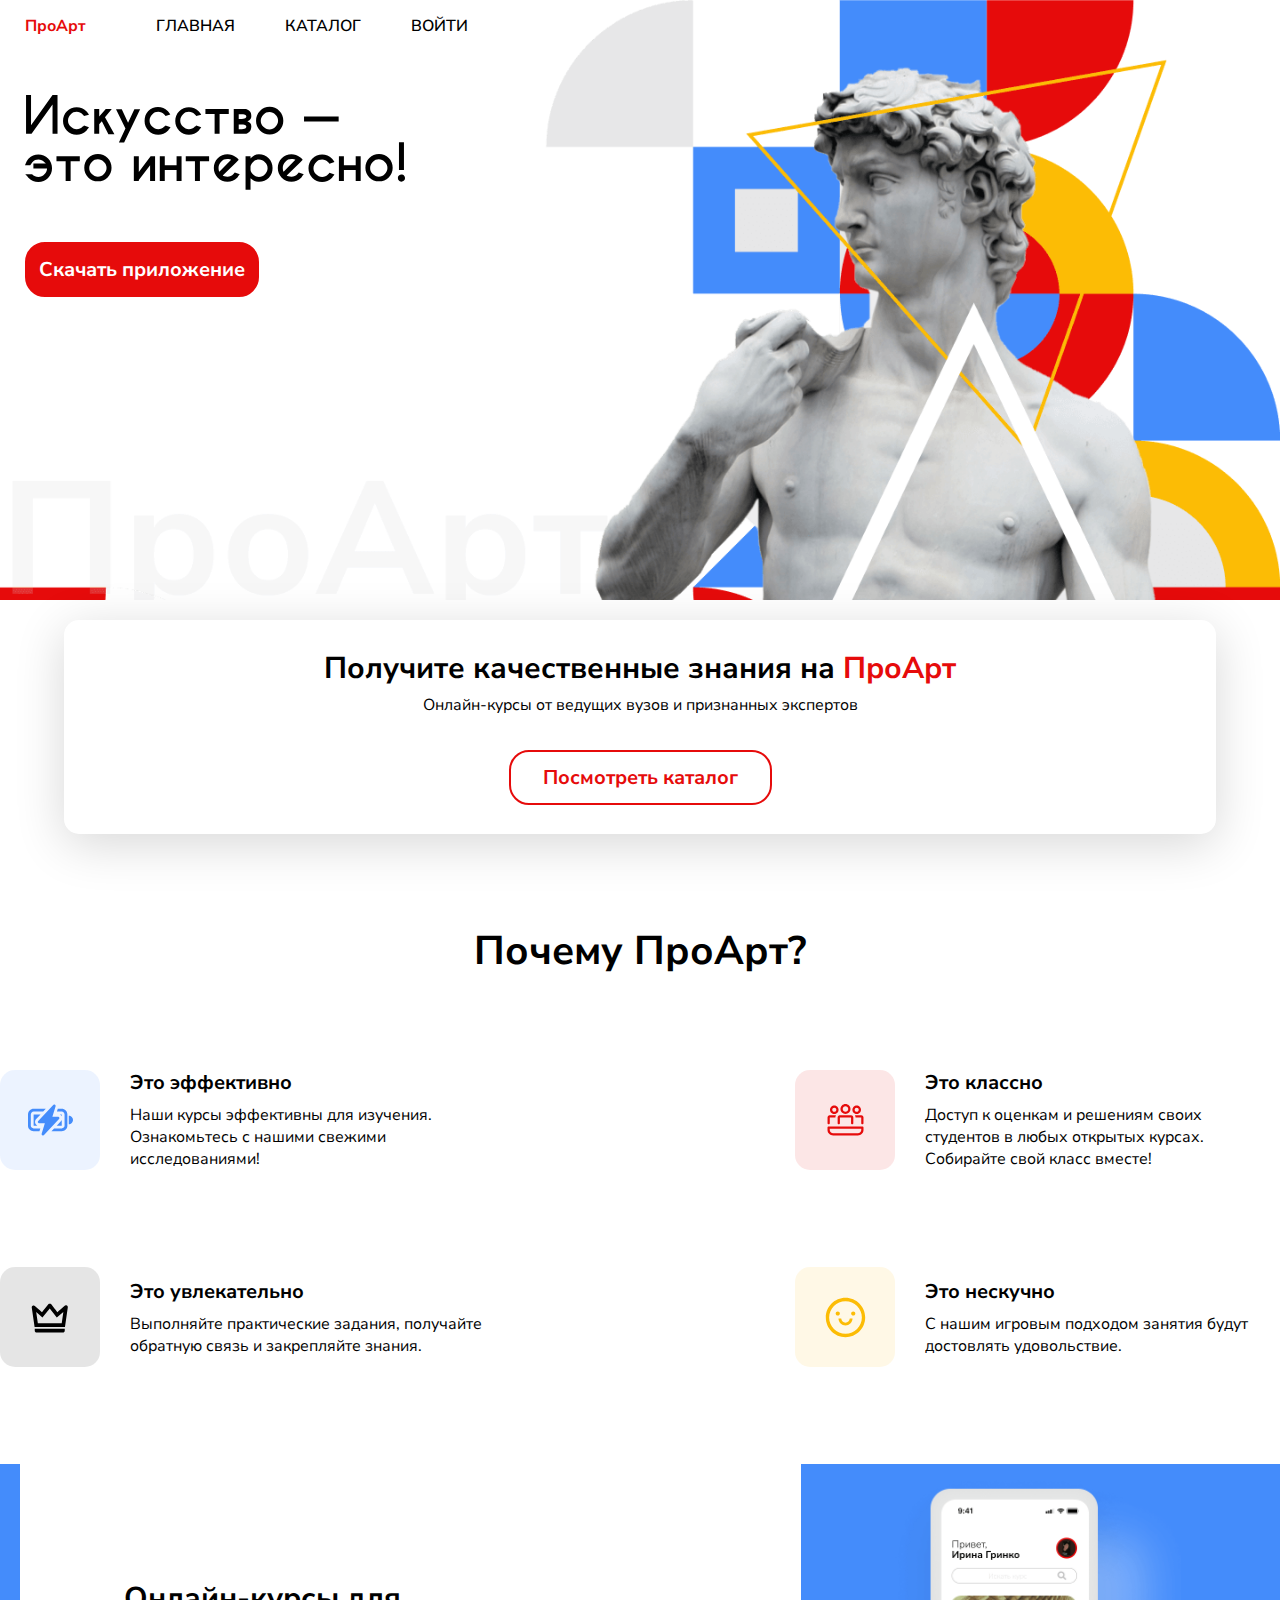
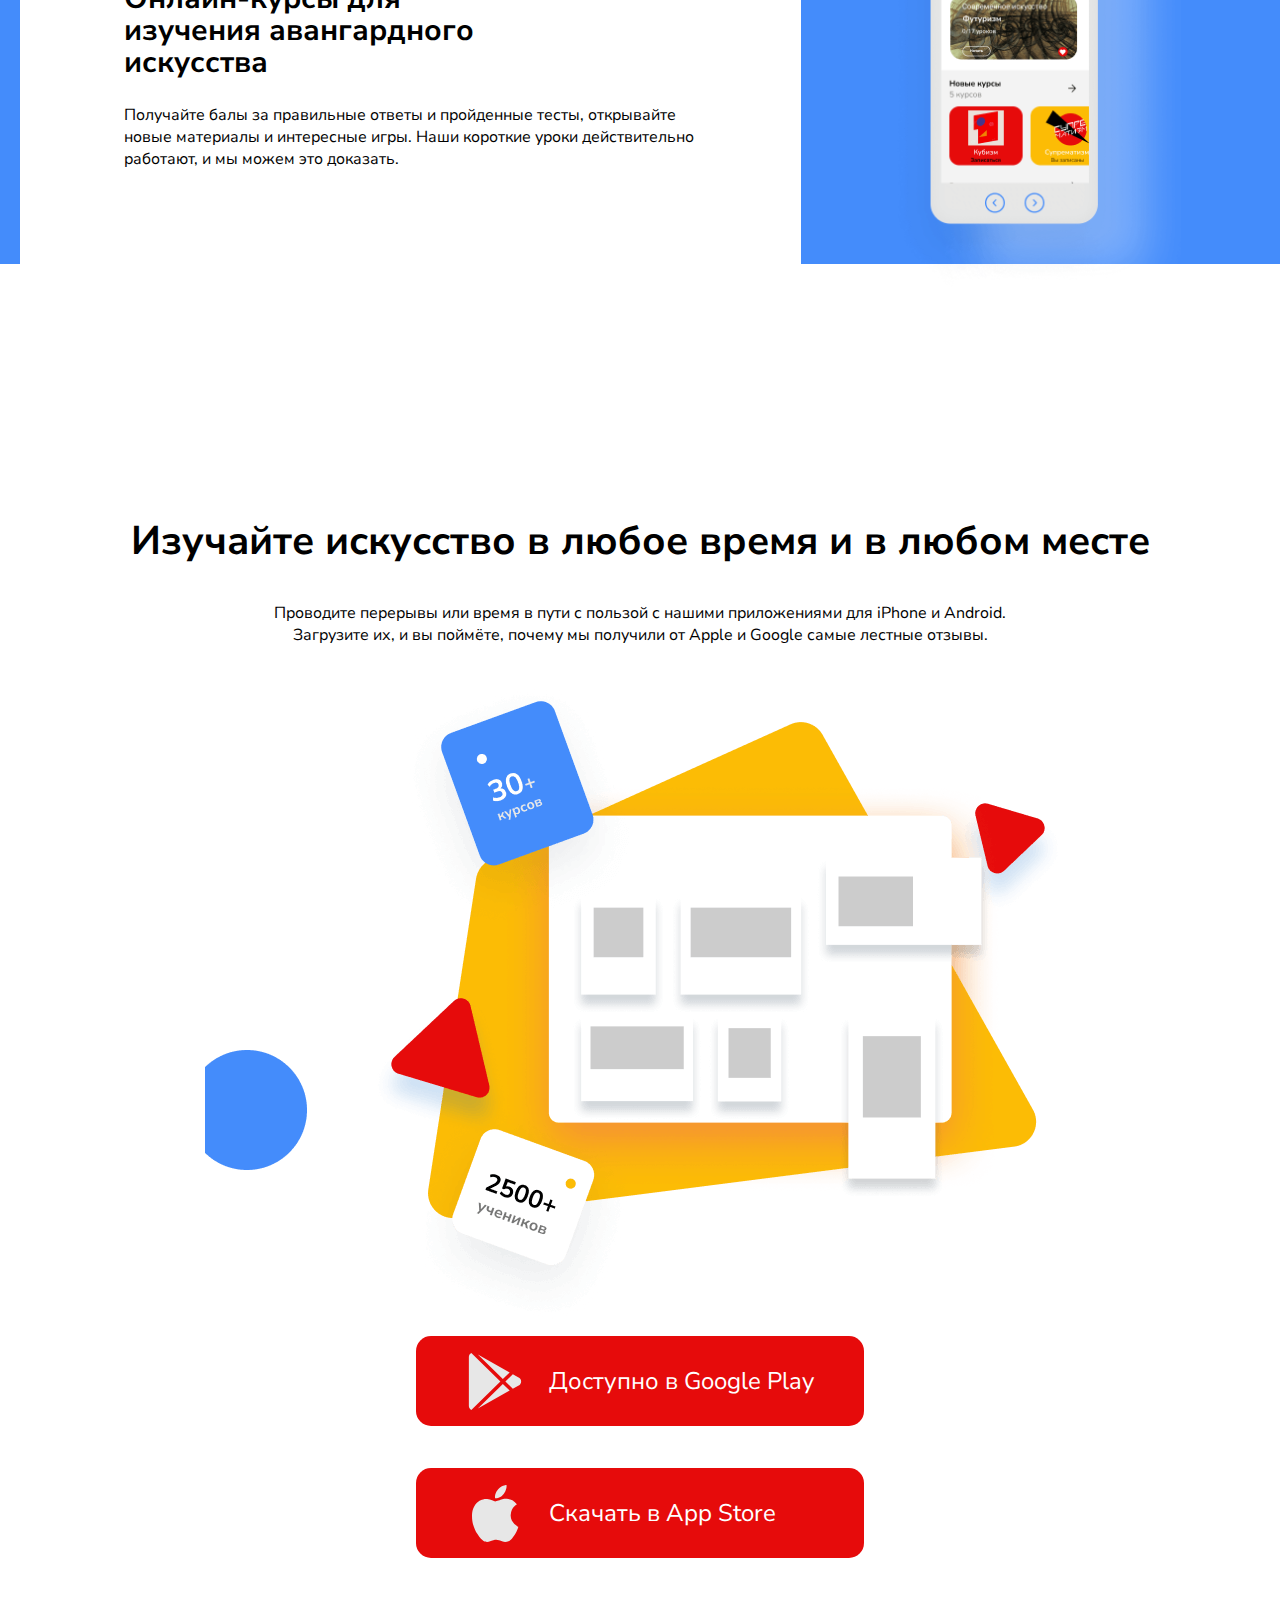
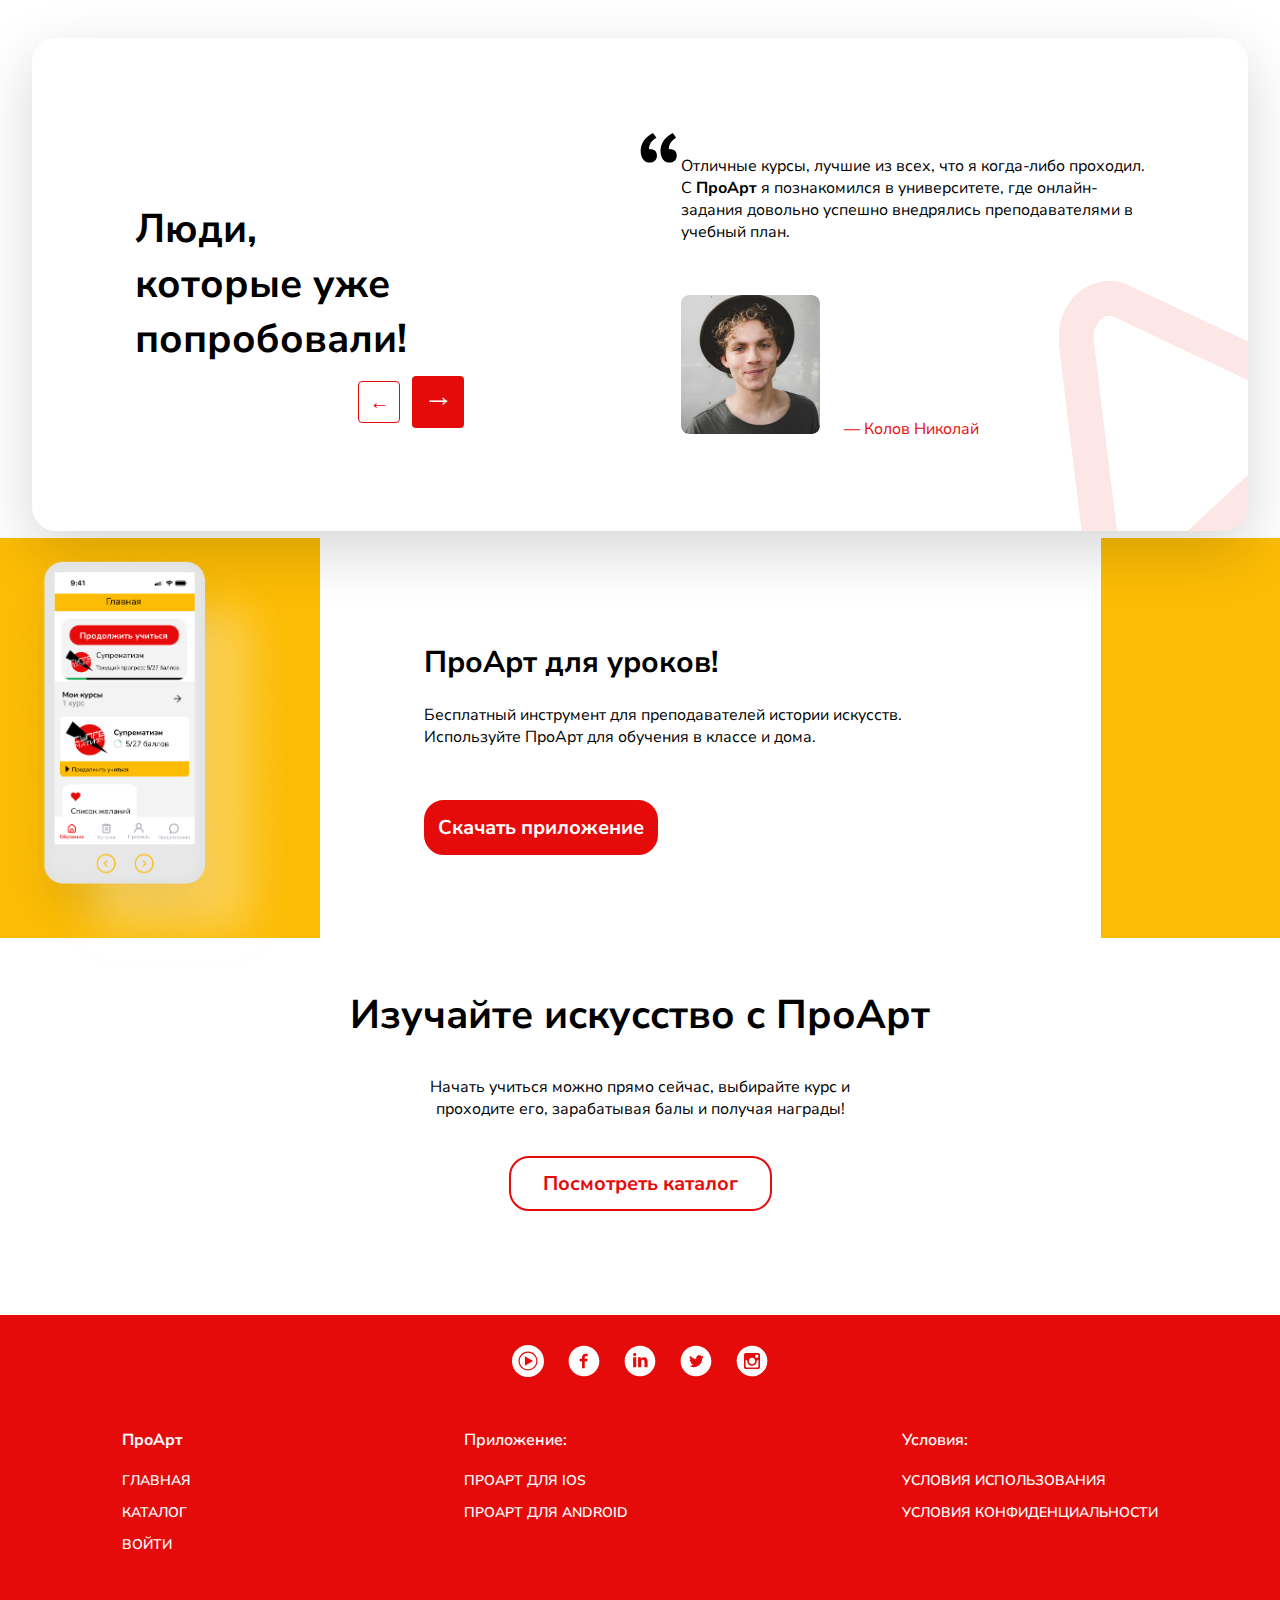
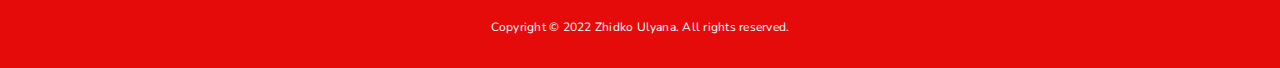
<file: index.html>
<!DOCTYPE html>
<html lang="ru">

<head>
    <meta charset="UTF-8">
    <meta http-equiv="X-UA-Compatible" content="IE=edge">
    <meta name="viewport" content="width=device-width, initial-scale=1.0">
    <title>ПроАрт — главная</title>


    <link rel="preconnect" href="https://fonts.googleapis.com">
    <link rel="preconnect" href="https://fonts.gstatic.com" crossorigin>
    <link href="https://fonts.googleapis.com/css2?family=Nunito+Sans:wght@300;400;600;700&display=swap" rel="stylesheet">

    <link rel="shortcut icon" href="static/img/icon.svg">

    <link rel="stylesheet" href="static/css/style.css">
    <link rel="stylesheet" href="static/css/mobNav.css">


</head>

<body>


    <!-- Mob Menu -->
    <nav class="mob-nav">
        <ul>
            <li class="nav-item active-icon">
                <a href="index.html" class="nav-icon">
                    <svg width="22" height="24" viewBox="0 0 22 24" xmlns="http://www.w3.org/2000/svg">
                        <path
                            d="M20.7777 7.22008L13.4445 0.915623C12.7722 0.325982 11.9019 0 11 0C10.0981 0 9.22786 0.325982 8.55561 0.915623L1.22233 7.22008C0.834116 7.56056 0.524323 7.97824 0.313579 8.44531C0.102835 8.91237 -0.00402421 9.41811 0.000115859 9.92884V20.4043C0.000115859 21.3579 0.386422 22.2725 1.07405 22.9468C1.76168 23.6212 2.6943 24 3.66676 24H18.3333C19.3058 24 20.2384 23.6212 20.926 22.9468C21.6137 22.2725 22 21.3579 22 20.4043V9.91685C22.0024 9.40814 21.8947 8.90471 21.684 8.43984C21.4733 7.97496 21.1644 7.55922 20.7777 7.22008V7.22008ZM13.4445 21.6029H8.55561V15.61C8.55561 15.2922 8.68438 14.9873 8.91359 14.7625C9.1428 14.5378 9.45367 14.4115 9.77782 14.4115H12.2223C12.5464 14.4115 12.8573 14.5378 13.0865 14.7625C13.3157 14.9873 13.4445 15.2922 13.4445 15.61V21.6029ZM19.5555 20.4043C19.5555 20.7222 19.4268 21.027 19.1976 21.2518C18.9683 21.4766 18.6575 21.6029 18.3333 21.6029H15.8889V15.61C15.8889 14.6564 15.5026 13.7418 14.815 13.0675C14.1273 12.3932 13.1947 12.0143 12.2223 12.0143H9.77782C8.80537 12.0143 7.87275 12.3932 7.18512 13.0675C6.49749 13.7418 6.11118 14.6564 6.11118 15.61V21.6029H3.66676C3.34261 21.6029 3.03173 21.4766 2.80252 21.2518C2.57331 21.027 2.44454 20.7222 2.44454 20.4043V9.91685C2.44476 9.74667 2.48193 9.57849 2.55359 9.4235C2.62524 9.2685 2.72972 9.13025 2.8601 9.01793L10.1934 2.72546C10.4164 2.5333 10.7032 2.42733 11 2.42733C11.2969 2.42733 11.5837 2.5333 11.8067 2.72546L19.14 9.01793C19.2704 9.13025 19.3748 9.2685 19.4465 9.4235C19.5181 9.57849 19.5553 9.74667 19.5555 9.91685V20.4043Z" />
                    </svg>

                </a>
                <p>Главная</p>
            </li>
            <li>
                <a href="templates/catalog.html" class="nav-icon">
                    <svg width="24" height="24" viewBox="0 0 19 21" xmlns="http://www.w3.org/2000/svg">
                        <path opacity="0.8"
                            d="M13.1367 12.8093H5.11538C4.84946 12.8093 4.59443 12.9139 4.40639 13.1C4.21836 13.2862 4.11272 13.5387 4.11272 13.802C4.11272 14.0652 4.21836 14.3177 4.40639 14.5039C4.59443 14.69 4.84946 14.7946 5.11538 14.7946H13.1367C13.4026 14.7946 13.6577 14.69 13.8457 14.5039C14.0337 14.3177 14.1394 14.0652 14.1394 13.802C14.1394 13.5387 14.0337 13.2862 13.8457 13.1C13.6577 12.9139 13.4026 12.8093 13.1367 12.8093ZM13.1367 8.83869H7.12072C6.85479 8.83869 6.59976 8.94327 6.41173 9.12943C6.22369 9.31559 6.11805 9.56807 6.11805 9.83134C6.11805 10.0946 6.22369 10.3471 6.41173 10.5332C6.59976 10.7194 6.85479 10.824 7.12072 10.824H13.1367C13.4026 10.824 13.6577 10.7194 13.8457 10.5332C14.0337 10.3471 14.1394 10.0946 14.1394 9.83134C14.1394 9.56807 14.0337 9.31559 13.8457 9.12943C13.6577 8.94327 13.4026 8.83869 13.1367 8.83869ZM17.1474 2.88277H14.1394V1.89011C14.1394 1.62685 14.0337 1.37436 13.8457 1.1882C13.6577 1.00204 13.4026 0.897461 13.1367 0.897461C12.8708 0.897461 12.6158 1.00204 12.4277 1.1882C12.2397 1.37436 12.1341 1.62685 12.1341 1.89011V2.88277H10.1287V1.89011C10.1287 1.62685 10.0231 1.37436 9.83504 1.1882C9.64701 1.00204 9.39197 0.897461 9.12605 0.897461C8.86013 0.897461 8.6051 1.00204 8.41706 1.1882C8.22902 1.37436 8.12338 1.62685 8.12338 1.89011V2.88277H6.11805V1.89011C6.11805 1.62685 6.01241 1.37436 5.82438 1.1882C5.63634 1.00204 5.38131 0.897461 5.11538 0.897461C4.84946 0.897461 4.59443 1.00204 4.40639 1.1882C4.21836 1.37436 4.11272 1.62685 4.11272 1.89011V2.88277H1.10472C0.838794 2.88277 0.583761 2.98735 0.395725 3.17351C0.207689 3.35967 0.102051 3.61215 0.102051 3.87542V17.7726C0.102051 18.5624 0.418964 19.3198 0.983074 19.8783C1.54718 20.4368 2.31228 20.7505 3.11005 20.7505H15.1421C15.9398 20.7505 16.7049 20.4368 17.269 19.8783C17.8331 19.3198 18.1501 18.5624 18.1501 17.7726V3.87542C18.1501 3.61215 18.0444 3.35967 17.8564 3.17351C17.6683 2.98735 17.4133 2.88277 17.1474 2.88277V2.88277ZM16.1447 17.7726C16.1447 18.0358 16.0391 18.2883 15.851 18.4745C15.663 18.6606 15.408 18.7652 15.1421 18.7652H3.11005C2.84413 18.7652 2.5891 18.6606 2.40106 18.4745C2.21302 18.2883 2.10738 18.0358 2.10738 17.7726V4.86807H4.11272V5.86073C4.11272 6.12399 4.21836 6.37648 4.40639 6.56264C4.59443 6.7488 4.84946 6.85338 5.11538 6.85338C5.38131 6.85338 5.63634 6.7488 5.82438 6.56264C6.01241 6.37648 6.11805 6.12399 6.11805 5.86073V4.86807H8.12338V5.86073C8.12338 6.12399 8.22902 6.37648 8.41706 6.56264C8.6051 6.7488 8.86013 6.85338 9.12605 6.85338C9.39197 6.85338 9.64701 6.7488 9.83504 6.56264C10.0231 6.37648 10.1287 6.12399 10.1287 5.86073V4.86807H12.1341V5.86073C12.1341 6.12399 12.2397 6.37648 12.4277 6.56264C12.6158 6.7488 12.8708 6.85338 13.1367 6.85338C13.4026 6.85338 13.6577 6.7488 13.8457 6.56264C14.0337 6.37648 14.1394 6.12399 14.1394 5.86073V4.86807H16.1447V17.7726Z" />
                    </svg>
                </a>
                <p>Каталог</p>
            </li>
            <li>
                <a href="templates/login.html" class="nav-icon">
                    <svg width="24" height="24" viewBox="0 0 21 22" xmlns="http://www.w3.org/2000/svg">
                        <path opacity="0.8"
                            d="M14.21 11.7096C15.1904 10.9383 15.906 9.88056 16.2572 8.68358C16.6085 7.4866 16.5779 6.2099 16.1698 5.0311C15.7617 3.85231 14.9963 2.83003 13.9801 2.10649C12.9639 1.38296 11.7474 0.994141 10.5 0.994141C9.25255 0.994141 8.03611 1.38296 7.01993 2.10649C6.00374 2.83003 5.23834 3.85231 4.83021 5.0311C4.42208 6.2099 4.39151 7.4866 4.74276 8.68358C5.09401 9.88056 5.80961 10.9383 6.79 11.7096C5.11007 12.3827 3.64428 13.499 2.54889 14.9396C1.45349 16.3801 0.76956 18.0909 0.569997 19.8896C0.555551 20.021 0.567113 20.1538 0.604022 20.2807C0.640931 20.4075 0.702464 20.5259 0.785108 20.629C0.952016 20.8371 1.19478 20.9705 1.46 20.9996C1.72521 21.0288 1.99116 20.9514 2.19932 20.7845C2.40749 20.6176 2.54082 20.3749 2.57 20.1096C2.78958 18.1548 3.72168 16.3494 5.18822 15.0384C6.65475 13.7274 8.5529 13.0027 10.52 13.0027C12.4871 13.0027 14.3852 13.7274 15.8518 15.0384C17.3183 16.3494 18.2504 18.1548 18.47 20.1096C18.4972 20.3554 18.6144 20.5823 18.7991 20.7467C18.9838 20.911 19.2228 21.0011 19.47 20.9996H19.58C19.8421 20.9695 20.0817 20.8369 20.2466 20.6309C20.4114 20.4248 20.4881 20.162 20.46 19.8996C20.2595 18.0958 19.5719 16.3806 18.4708 14.9378C17.3698 13.4951 15.8969 12.3791 14.21 11.7096ZM10.5 10.9996C9.70887 10.9996 8.93551 10.765 8.27772 10.3255C7.61992 9.88599 7.10723 9.26128 6.80448 8.53037C6.50173 7.79947 6.42251 6.9952 6.57686 6.21928C6.7312 5.44335 7.11216 4.73062 7.67157 4.17121C8.23098 3.6118 8.94371 3.23084 9.71964 3.0765C10.4956 2.92215 11.2998 3.00137 12.0307 3.30412C12.7616 3.60687 13.3864 4.11956 13.8259 4.77736C14.2654 5.43515 14.5 6.20851 14.5 6.99964C14.5 8.0605 14.0786 9.07792 13.3284 9.82806C12.5783 10.5782 11.5609 10.9996 10.5 10.9996Z" />
                    </svg>

                </a>
                <p>Войти</p>
            </li>
            <li>
                <a href="#" class="nav-icon">
                    <svg width="24" height="24" viewBox="0 0 21 20" xmlns="http://www.w3.org/2000/svg">
                        <path opacity="0.8"
                            d="M11.0001 0C9.68689 0 8.38653 0.258658 7.17328 0.761205C5.96002 1.26375 4.85763 2.00035 3.92904 2.92893C2.05368 4.8043 1.00011 7.34784 1.00011 10C0.991368 12.3091 1.7909 14.5485 3.26011 16.33L1.26011 18.33C1.12135 18.4706 1.02736 18.6492 0.989982 18.8432C0.952608 19.0372 0.973531 19.2379 1.05011 19.42C1.13317 19.5999 1.26781 19.7511 1.43696 19.8544C1.6061 19.9577 1.80211 20.0083 2.00011 20H11.0001C13.6523 20 16.1958 18.9464 18.0712 17.0711C19.9465 15.1957 21.0001 12.6522 21.0001 10C21.0001 7.34784 19.9465 4.8043 18.0712 2.92893C16.1958 1.05357 13.6523 0 11.0001 0ZM11.0001 18H4.41011L5.34011 17.07C5.52636 16.8826 5.6309 16.6292 5.6309 16.365C5.6309 16.1008 5.52636 15.8474 5.34011 15.66C4.0307 14.352 3.21528 12.6305 3.0328 10.7888C2.85032 8.94705 3.31205 7.09901 4.33934 5.55952C5.36662 4.02004 6.8959 2.88436 8.66663 2.34597C10.4374 1.80759 12.34 1.8998 14.0503 2.60691C15.7607 3.31402 17.173 4.59227 18.0465 6.22389C18.9201 7.85551 19.201 9.73954 18.8412 11.555C18.4815 13.3705 17.5034 15.005 16.0736 16.1802C14.6439 17.3554 12.8509 17.9985 11.0001 18Z" />
                    </svg>

                </a>
                <p>Уведомления</p>
            </li>
        </ul>
    </nav>


    <section class="header">

        <div class="header-menu">
            <div class="header-logo">
                <a href="index.html">ПроАрт</a>
            </div>

            <div class="header-nav">
                <nav class="main-nav">
                    <a href="index.html" class="main-nav__link">главная</a>
                    <a href="templates/catalog.html" class="main-nav__link">каталог</a>
                    <a href="templates/login.html" class="main-nav__link">войти</a>
                </nav>
            </div>
        </div>

        <div class="header-title">
            <img class="header-logo-img" src="static/img/main-text.svg" alt="Искусство это интересно">
            <a class="btn-long" href="#download">Скачать приложение</a>
        </div>

    </section>

    <div class="main-card">
        <h3 class="main-card-title">Получите качественные знания на <span>ПроАрт</span></h3>
        <h4 class="main-card-desc main-desc">Онлайн-курсы от ведущих вузов и&nbsp;признанных экспертов</h4>

        <a href="templates/catalog.html" class="btn-small">Посмотреть каталог</a>
    </div>

    <section class="advantage">
        <div class="container">
            <h2 class="advantage__title main-title">Почему ПроАрт?</h2>

            <div class="advantage__block">
                <div class="advantage__card">
                    <div class="advantage__card-square effective">
                        <img class="advantage__card-icon" src="static/img/card-icon/effective.svg" alt="иконка">
                    </div>

                    <div class="advantage__card-text">
                        <h3 class="advantage__card-title">Это эффективно</h3>
                        <p class="advantage__card-desc main-desc">Наши курсы эффективны для изучения. Ознакомьтесь с нашими свежими исследованиями!</p>
                    </div>
                </div>

                <div class="advantage__card">
                    <div class="advantage__card-square cool">
                        <img class="advantage__card-icon" src="static/img/card-icon/cool.svg" alt="иконка">
                    </div>

                    <div class="advantage__card-text">
                        <h3 class="advantage__card-title">Это классно</h3>
                        <p class="advantage__card-desc main-desc">Доступ к оценкам и решениям своих студентов в любых открытых курсах. Собирайте свой класс вместе!</p>
                    </div>
                </div>

                <div class="advantage__card">
                    <div class="advantage__card-square interesting">
                        <img class="advantage__card-icon" src="static/img/card-icon/intresting.svg" alt="иконка">
                    </div>

                    <div class="advantage__card-text">
                        <h3 class="advantage__card-title">Это увлекательно</h3>
                        <p class="advantage__card-desc main-desc">Выполняйте практические задания, получайте обратную связь и закрепляйте знания.</p>
                    </div>
                </div>

                <div class="advantage__card">
                    <div class="advantage__card-square no-boring">
                        <img class="advantage__card-icon" src="static/img/card-icon/no_boring.svg" alt="иконка">
                    </div>

                    <div class="advantage__card-text">
                        <h3 class="advantage__card-title">Это нескучно</h3>
                        <p class="advantage__card-desc main-desc">С нашим игровым подходом занятия будут достовлять удовольствие.
                        </p>
                    </div>
                </div>
            </div>
        </div>
    </section>

    <section class="courses-banner">
        <div class="courses-banner__block">
            <div class="courses-banner__block-text">
                <h2 class="courses-banner__block__title main-title">Онлайн-курсы для изучения авангардного искусства
                </h2>
                <p class="courses-banner__block__desc main-desc">
                    Получайте балы за правильные ответы и пройденные тесты, открывайте новые материалы и интересные игры. Наши короткие уроки действительно работают, и мы можем это доказать.
                </p>
            </div>
        </div>
        <div class="courses-banner__block-img">
            <img class="courses-banner__img" src="static/img/courses.png" alt="скрин экрана телефона">
        </div>
    </section>

    <section class="download">
        <div class="download__block-text">
            <h2 class="download__title main-title">Изучайте искусство в любое время и в любом месте</h2>
            <p class="download__desc main-desc">
                Проводите перерывы или время в пути с пользой с нашими приложениями для iPhone и Android.
            </p>
            <p class="download__desc main-desc"> Загрузите их, и вы поймёте, почему мы получили от Apple и Google самые лестные отзывы.
            </p>
        </div>

        <div class="download__block" id="download">
            <img class="download__block-img" src="static/img/download_img.png" alt="картинка">

            <div class="download__block__buttons">
                <div class="download__block__item download-google">
                    <a class="download__block__link" href="#">
                        <img class="download__block__link-img" src="static/img/google-play.svg" alt="иконка google-play">
                        <p class="download__block__link-text">Доступно в Google Play</p>
                    </a>
                </div>

                <div class="circle-img"></div>
                <div class="download__block__item download-apple">
                    <a class="download__block__link" href="#">
                        <img class="download__block__link-img" src="static/img/apple.svg" alt="иконка apple">
                        <p class="download__block__link-text">Скачать в App Store</p>
                    </a>
                </div>
            </div>
        </div>
    </section>

    <section class="reviews slider">
        <div class="circle-img reviews__circle-img"></div>

        <div class="item">
            <div class="reviews-block">
                <div class="reviews-left">
                    <h2 class="reviews__title main-title">Люди, которые уже попробовали!</h2>
                </div>

                <div class="reviews-right">
                    <div class="reviews-right__block">
                        <img class="reviews-right__img" src="static/img/quote.svg" alt="кавычки">
                        <div class="reviews-right__text">
                            <p class="reviews-right__desc main-desc">
                                Отличные курсы, лучшие из всех, что я когда-либо проходил. С <b>ПроАрт</b> я познакомился в университете, где онлайн-задания довольно успешно внедрялись преподавателями в учебный план.
                            </p>
                            <div class="reviews-right__author">
                                <img class="reviews-right__avatar" src="static/img/review-1.jpg" alt="фото пользователя">
                                <span class="author-name main-desc">— Колов Николай</span>
                            </div>
                        </div>
                    </div>
                </div>
            </div>
        </div>

        <div class="item">
            <div class="reviews-block">
                <div class="reviews-left">
                    <h2 class="reviews__title main-title">Люди, которые уже попробовали!</h2>
                </div>

                <div class="reviews-right">
                    <div class="reviews-right__block">
                        <img class="reviews-right__img" src="static/img/quote.svg" alt="кавычки">
                        <div class="reviews-right__text">
                            <p class="reviews-right__desc main-desc">
                                Очень удобно и интересно проходить уроки. В любое удобное время можно зайти и продолжить изучения. Очень понравился курс "Супрематизм"
                            </p>
                            <div class="reviews-right__author">
                                <img class="reviews-right__avatar" src="static/img/review-2.jpg" alt="фото пользователя">
                                <span class="author-name main-desc">— Ольга Муровва</span>
                            </div>
                        </div>
                    </div>
                </div>
            </div>
        </div>

        <div class="reviews__btn">
            <a class="slider-btn previous" onclick="previousSlide()">←</a>
            <a class="slider-btn next" onclick="nextSlide()">→</a>
        </div>
    </section>

    <section class="lessons-banner">
        <div class="lessons-banner__block-img">
            <img class="lessons-banner__img" src="static/img/lessons.png" alt="скрин экрана телефона">
        </div>

        <div class="lessons-banner__block">
            <div class="lessons-banner__block-text">
                <h2 class="lessons-banner__block__title main-title">ПроАрт для уроков!</h2>
                <p class="lessons-banner__block__desc main-desc">
                    Бесплатный инструмент для преподавателей истории искусств. Используйте ПроАрт для обучения в классе и дома.
                </p>
                <button class="btn-long">Скачать приложение</button>
            </div>
        </div>
    </section>

    <section class="promo-widget">
        <h2 class="promo-widget__title main-title">Изучайте искусство с&nbsp;ПроАрт</h2>
        <p class="promo-widget__desc main-desc">
            Начать учиться можно прямо сейчас, выбирайте курс и проходите его, зарабатывая балы и получая награды!
        </p>

        <a href="templates/catalog.html" class="btn-small">Посмотреть каталог</a>
    </section>

    <section class="footer">
        <div class="footer-container">
            <div class="footer__items__wrap">
                <div class="footer__item">
                    <div class="item-name">
                        <a href="index.html" class="item-name-link footer-logo">ПроАрт</a>
                    </div>
                    <div class="item-source">
                        <a href="index.html" class="item-link">Главная</a>
                        <a href="templates/catalog.html" class="item-link">Каталог</a>
                        <a href="templates/login.html" class="item-link">Войти</a>
                    </div>
                </div>

                <div class="footer__item">
                    <div class="item-name">
                        <span class="item-name-link">Приложение:</span>
                    </div>
                    <div class="item-source">
                        <a href="#" class="item-link">ПроАрт для iOS</a>
                        <a href="#" class="item-link">Проарт для Android</a>
                    </div>
                </div>

                <div class="footer__item">
                    <div class="item-name">
                        <span class="item-name-link">Условия:</span>
                    </div>
                    <div class="item-source">
                        <a href="#" class="item-link">Условия использования</a>
                        <a href="#" class="item-link">Условия Конфиденциальности</a>
                    </div>
                </div>
            </div>

            <div class="footer__item">
                <div class="footer-social">
                    <a href="#" class="social-link"><img src="static/img/footer-icon/youtube.svg" alt="иконка youtube"></a>
                    <a href="#" class="social-link"><img src="static/img/footer-icon/facebook.svg" alt="иконка facebook"></a>
                    <a href="#" class="social-link"><img src="static/img/footer-icon/linkedin.svg" alt="иконка linkedin"></a>
                    <a href="#" class="social-link"><img src="static/img/footer-icon/twitter.svg" alt="иконка twitter"></a>
                    <a href="#" class="social-link"><img src="static/img/footer-icon/instagram.svg" alt="иконка instagram"></a>
                </div>
            </div>
        </div>


        <div class="copyright">
            <p class="copyright-text">Copyright © 2022 Zhidko Ulyana. All rights reserved.</p>
        </div>
    </section>


    <script src="static/js/reviewSlider.js"></script>
</body>

</html>
</file>
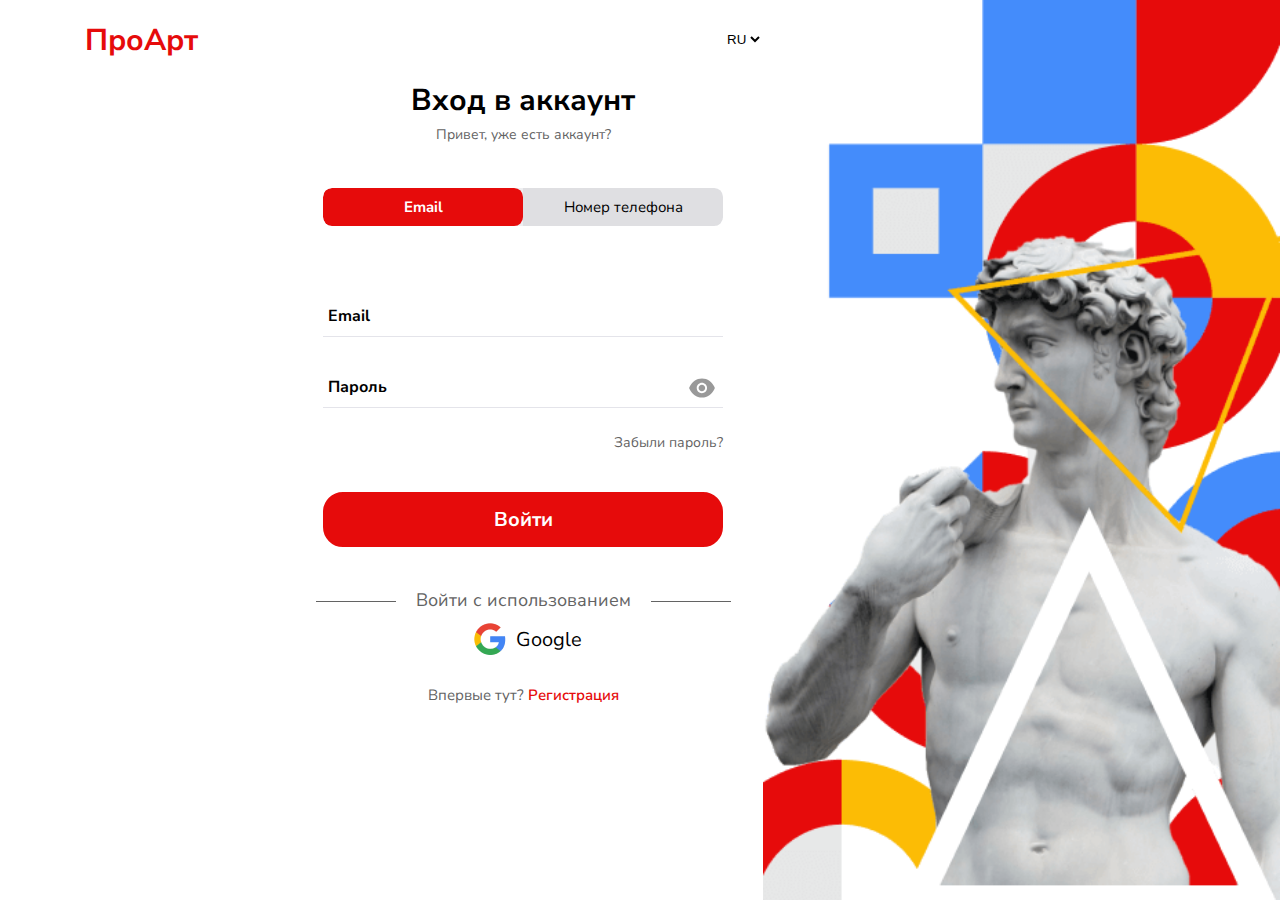
<file: login.html>
<!DOCTYPE html>
<html lang="ru">

<head>
    <meta charset="UTF-8">
    <meta http-equiv="X-UA-Compatible" content="IE=edge">
    <meta name="viewport" content="width=device-width, initial-scale=1.0">
    <title>ПроАрт</title>


    <link rel="preconnect" href="https://fonts.googleapis.com">
    <link rel="preconnect" href="https://fonts.gstatic.com" crossorigin>
    <link href="https://fonts.googleapis.com/css2?family=Nunito+Sans:wght@300;400;600;700&display=swap" rel="stylesheet">


    <link rel="stylesheet" href="css/login.css">

    <link rel="shortcut icon" href="img/icon.svg">

</head>

<body>


    <section class="main login">
        <div class="header-logo">
            <a href="index.html">ПроАрт</a>
        </div>

        <div class="main-right">
            <div class="right-header">
                <div class="right-header__text">
                    <h1 class="right-header-title">Вход в аккаунт</h1>
                    <p class="right-header-subtitle">Привет, уже есть аккаунт?</p>
                </div>
            </div>

            <div class="wrapper">

                <div class="tab">
                    <button class="tablinks" onclick="openTab(event, 'Email')" id="defaultOpen">Email</button>
                    <button class="tablinks" onclick="openTab(event, 'Phone')">Номер телефона</button>
                </div>

                <div id="Email" class="tabcontent">
                    <div class="center">
                        <form method="post">
                            <div class="txt-field">
                                <input type="text" required>
                                <span></span>
                                <label>Email</label>
                            </div>
                            <div class="txt-field password">
                                <input type="password" id="password-input" name="password" required>
                                <a href="#" class="password-control" onclick="return show_hide_password(this);"></a>
                                <span></span>
                                <label>Пароль</label>
                            </div>
                            <div class="pass">Забыли пароль?</div>
                            <input type="submit" value="Войти">

                        </form>
                    </div>
                </div>

                <div id="Phone" class="tabcontent">
                    <div class="center">
                        <form method="post">
                            <div class="txt-field">
                                <input type="tel" required>
                                <span></span>
                                <label>Номер телефона</label>
                            </div>

                            <input type="submit" value="Войти">
                        </form>
                    </div>
                </div>

            </div>

            <div class="login-with">
                <p class="login-with-subtitle">Войти с использованием</p>

                <a href="" class="google-btn">

                    <img src="img/google_btn.png" alt="Google"> Google
                </a>
            </div>

            <div class="change-page">
                <p class="change_text">Впервые тут?
                    <a href="registration.html" class="change_link">Регистрация</a>
                </p>
            </div>

        </div>

        <div class="lang-dropdown">
            <select class="change-lang" id="lang">
                <option value="/ru/">RU</option>
                <option value="/en/">EN</option>
            </select>
        </div>

        <div class="main-photo"> </div>

    </section>



    <script src="js/login.js"></script>
</body>

</html>
</file>
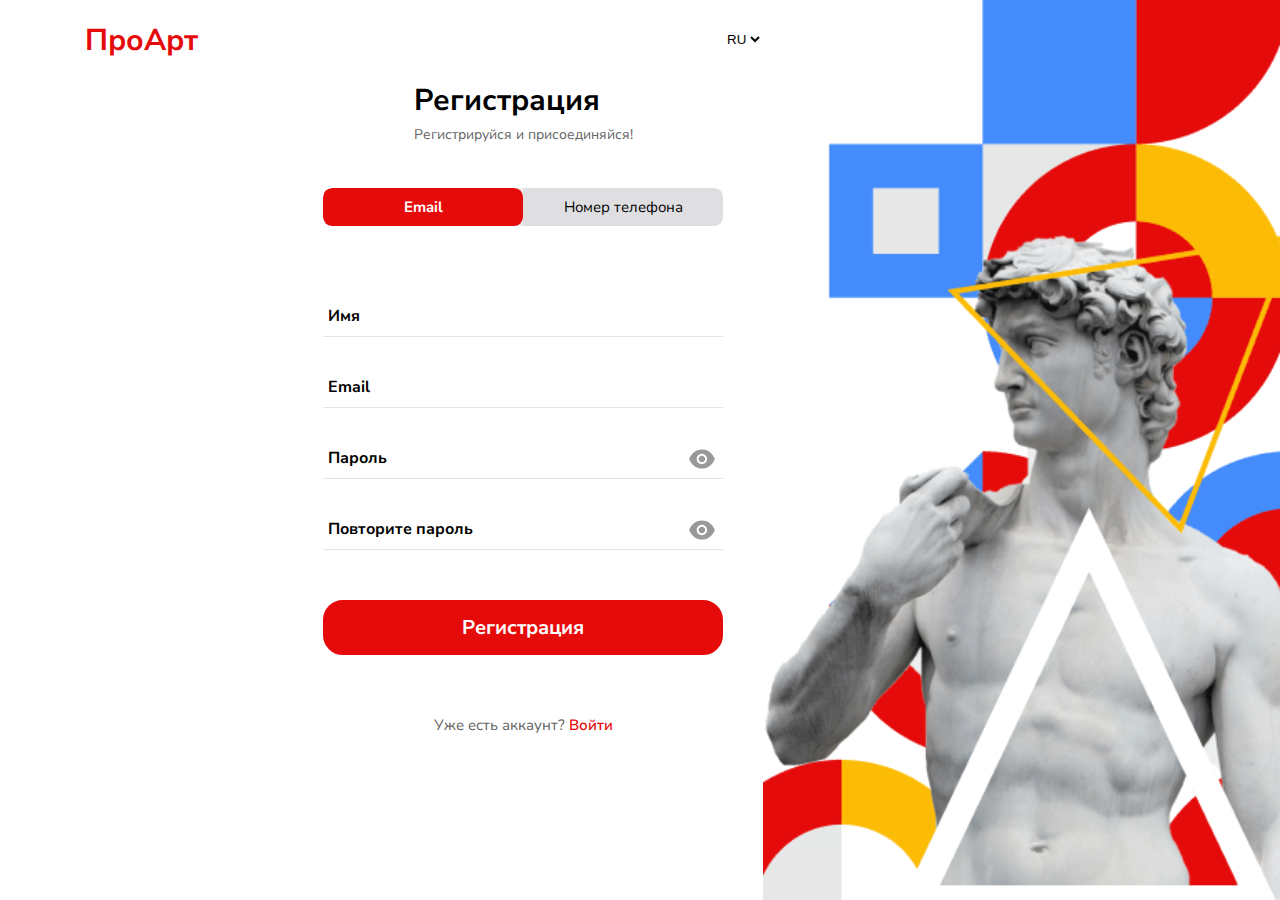
<file: registration.html>
<!DOCTYPE html>
<html lang="ru">

<head>
    <meta charset="UTF-8">
    <meta http-equiv="X-UA-Compatible" content="IE=edge">
    <meta name="viewport" content="width=device-width, initial-scale=1.0">
    <title>ПроАрт</title>


    <link rel="preconnect" href="https://fonts.googleapis.com">
    <link rel="preconnect" href="https://fonts.gstatic.com" crossorigin>
    <link href="https://fonts.googleapis.com/css2?family=Nunito+Sans:wght@300;400;600;700&display=swap" rel="stylesheet">


    <link rel="stylesheet" href="css/login.css">

    <link rel="shortcut icon" href="img/icon.svg">

</head>

<body>

    <section class="main registration">
        <div class="header-logo">
            <a href="index.html">ПроАрт</a>
        </div>

        <div class="main-right">
            <div class="right-header">
                <div class="right-header__text">
                    <h1 class="right-header-title">Регистрация</h1>
                    <p class="right-header-subtitle">Регистрируйся и присоединяйся!</p>
                </div>
            </div>

            <div class="wrapper">

                <div class="tab">
                    <button class="tablinks" onclick="openTab(event, 'Email')" id="defaultOpen">Email</button>
                    <button class="tablinks" onclick="openTab(event, 'Phone')">Номер телефона</button>
                </div>

                <div id="Email" class="tabcontent">
                    <div class="center">
                        <form method="post">
                            <div class="txt-field">
                                <input type="text" required>
                                <span></span>
                                <label>Имя</label>
                            </div>
                            <div class="txt-field">
                                <input type="text" required>
                                <span></span>
                                <label>Email</label>
                            </div>
                            <div class="txt-field password">
                                <input type="password" id="password-input" name="password" required>
                                <a href="#" class="password-control" onclick="return show_hide_password(this);"></a>
                                <span></span>
                                <label>Пароль</label>
                            </div>
                            <div class="txt-field password">
                                <input type="password" id="password-input" name="password" required>
                                <a href="#" class="password-control" onclick="return show_hide_password(this);"></a>
                                <span></span>
                                <label>Повторите пароль</label>
                            </div>

                            <input type="submit" value="Регистрация">

                        </form>
                    </div>
                </div>

                <div id="Phone" class="tabcontent">
                    <div class="center">
                        <form method="post">
                            <div class="txt-field">
                                <input type="tel" required>
                                <span></span>
                                <label>Номер телефона</label>
                            </div>

                            <input type="submit" value="Регистрация">
                        </form>
                    </div>
                </div>

            </div>



            <div class="change-page">
                <p class="change_text">Уже есть аккаунт?
                    <a href="login.html" class="change_link">Войти</a>
                </p>
            </div>

        </div>

        <div class="lang-dropdown">
            <select class="change-lang" id="lang">
                <option value="/ru/">RU</option>
                <option value="/en/">EN</option>
            </select>
        </div>

        <div class="main-photo"> </div>

    </section>



    <script src="js/login.js"></script>
</body>

</html>
</file>
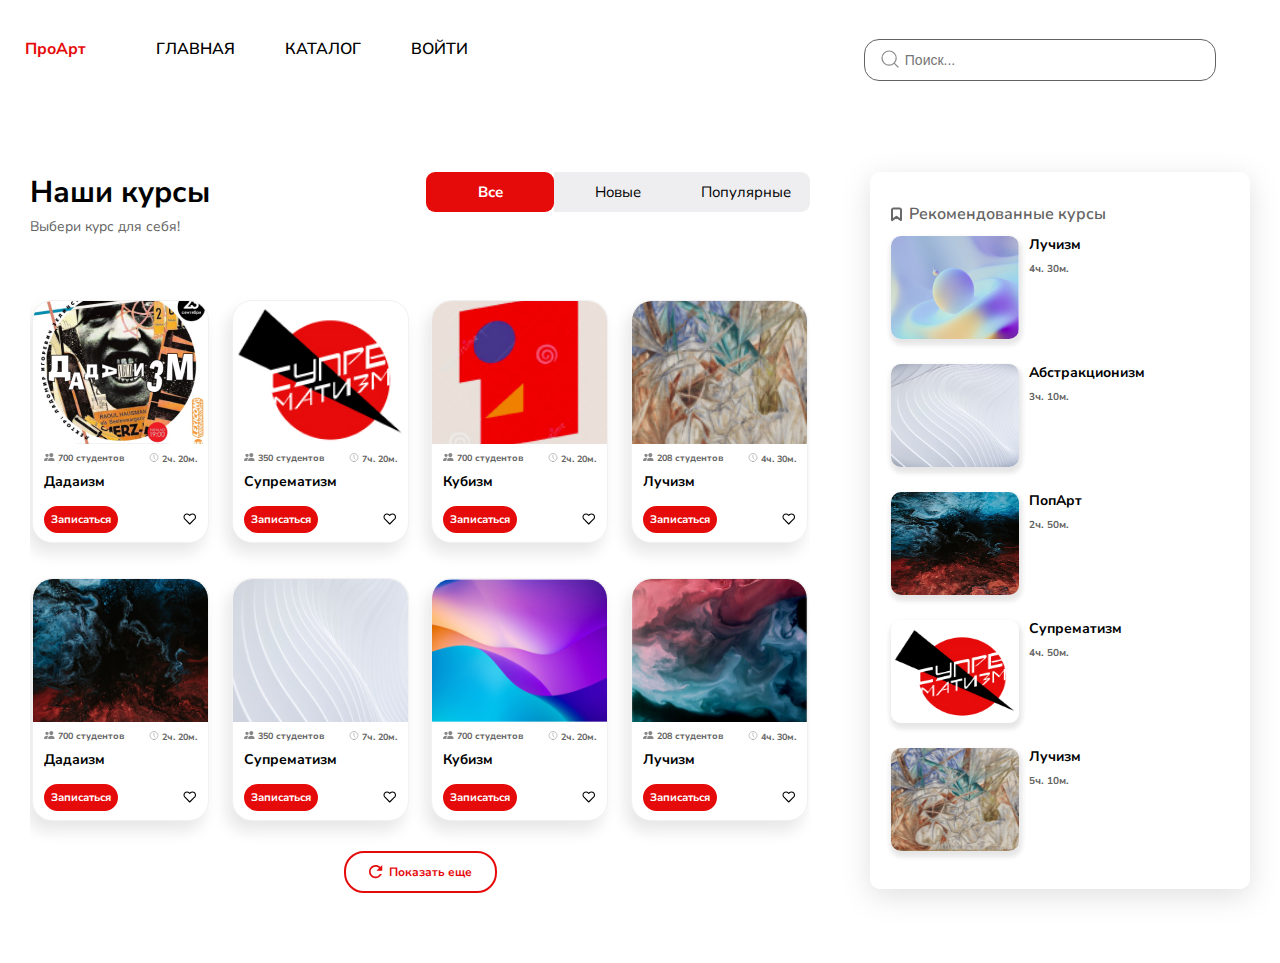
<file: templates/catalog.html>
<!DOCTYPE html>
<html lang="ru">

<head>
    <meta charset="UTF-8">
    <meta http-equiv="X-UA-Compatible" content="IE=edge">
    <meta name="viewport" content="width=device-width, initial-scale=1.0">
    <title>ПроАрт — каталог</title>


    <link rel="preconnect" href="https://fonts.googleapis.com">
    <link rel="preconnect" href="https://fonts.gstatic.com" crossorigin>
    <link href="https://fonts.googleapis.com/css2?family=Nunito+Sans:wght@300;400;600;700&display=swap" rel="stylesheet">

    <link rel="shortcut icon" href="../static/img/icon.svg">

    <link rel="stylesheet" href="../static/css/style.css">
    <link rel="stylesheet" href="../static/css/mobNav.css">
    <link rel="stylesheet" href="../static/css/catalog.css">


</head>


<body>

    <!-- Mob Menu -->
    <nav class="mob-nav">
        <ul>
            <li class="nav-item">
                <a href="../index.html" class="nav-icon">
                    <svg width="22" height="24" viewBox="0 0 22 24" xmlns="http://www.w3.org/2000/svg">
                        <path
                            d="M20.7777 7.22008L13.4445 0.915623C12.7722 0.325982 11.9019 0 11 0C10.0981 0 9.22786 0.325982 8.55561 0.915623L1.22233 7.22008C0.834116 7.56056 0.524323 7.97824 0.313579 8.44531C0.102835 8.91237 -0.00402421 9.41811 0.000115859 9.92884V20.4043C0.000115859 21.3579 0.386422 22.2725 1.07405 22.9468C1.76168 23.6212 2.6943 24 3.66676 24H18.3333C19.3058 24 20.2384 23.6212 20.926 22.9468C21.6137 22.2725 22 21.3579 22 20.4043V9.91685C22.0024 9.40814 21.8947 8.90471 21.684 8.43984C21.4733 7.97496 21.1644 7.55922 20.7777 7.22008V7.22008ZM13.4445 21.6029H8.55561V15.61C8.55561 15.2922 8.68438 14.9873 8.91359 14.7625C9.1428 14.5378 9.45367 14.4115 9.77782 14.4115H12.2223C12.5464 14.4115 12.8573 14.5378 13.0865 14.7625C13.3157 14.9873 13.4445 15.2922 13.4445 15.61V21.6029ZM19.5555 20.4043C19.5555 20.7222 19.4268 21.027 19.1976 21.2518C18.9683 21.4766 18.6575 21.6029 18.3333 21.6029H15.8889V15.61C15.8889 14.6564 15.5026 13.7418 14.815 13.0675C14.1273 12.3932 13.1947 12.0143 12.2223 12.0143H9.77782C8.80537 12.0143 7.87275 12.3932 7.18512 13.0675C6.49749 13.7418 6.11118 14.6564 6.11118 15.61V21.6029H3.66676C3.34261 21.6029 3.03173 21.4766 2.80252 21.2518C2.57331 21.027 2.44454 20.7222 2.44454 20.4043V9.91685C2.44476 9.74667 2.48193 9.57849 2.55359 9.4235C2.62524 9.2685 2.72972 9.13025 2.8601 9.01793L10.1934 2.72546C10.4164 2.5333 10.7032 2.42733 11 2.42733C11.2969 2.42733 11.5837 2.5333 11.8067 2.72546L19.14 9.01793C19.2704 9.13025 19.3748 9.2685 19.4465 9.4235C19.5181 9.57849 19.5553 9.74667 19.5555 9.91685V20.4043Z" />
                    </svg>

                </a>
                <p>Главная</p>
            </li>
            <li class="nav-item active-icon">
                <a href="catalog.html" class="nav-icon">
                    <svg width="24" height="24" viewBox="0 0 19 21" xmlns="http://www.w3.org/2000/svg">
                        <path opacity="0.8"
                            d="M13.1367 12.8093H5.11538C4.84946 12.8093 4.59443 12.9139 4.40639 13.1C4.21836 13.2862 4.11272 13.5387 4.11272 13.802C4.11272 14.0652 4.21836 14.3177 4.40639 14.5039C4.59443 14.69 4.84946 14.7946 5.11538 14.7946H13.1367C13.4026 14.7946 13.6577 14.69 13.8457 14.5039C14.0337 14.3177 14.1394 14.0652 14.1394 13.802C14.1394 13.5387 14.0337 13.2862 13.8457 13.1C13.6577 12.9139 13.4026 12.8093 13.1367 12.8093ZM13.1367 8.83869H7.12072C6.85479 8.83869 6.59976 8.94327 6.41173 9.12943C6.22369 9.31559 6.11805 9.56807 6.11805 9.83134C6.11805 10.0946 6.22369 10.3471 6.41173 10.5332C6.59976 10.7194 6.85479 10.824 7.12072 10.824H13.1367C13.4026 10.824 13.6577 10.7194 13.8457 10.5332C14.0337 10.3471 14.1394 10.0946 14.1394 9.83134C14.1394 9.56807 14.0337 9.31559 13.8457 9.12943C13.6577 8.94327 13.4026 8.83869 13.1367 8.83869ZM17.1474 2.88277H14.1394V1.89011C14.1394 1.62685 14.0337 1.37436 13.8457 1.1882C13.6577 1.00204 13.4026 0.897461 13.1367 0.897461C12.8708 0.897461 12.6158 1.00204 12.4277 1.1882C12.2397 1.37436 12.1341 1.62685 12.1341 1.89011V2.88277H10.1287V1.89011C10.1287 1.62685 10.0231 1.37436 9.83504 1.1882C9.64701 1.00204 9.39197 0.897461 9.12605 0.897461C8.86013 0.897461 8.6051 1.00204 8.41706 1.1882C8.22902 1.37436 8.12338 1.62685 8.12338 1.89011V2.88277H6.11805V1.89011C6.11805 1.62685 6.01241 1.37436 5.82438 1.1882C5.63634 1.00204 5.38131 0.897461 5.11538 0.897461C4.84946 0.897461 4.59443 1.00204 4.40639 1.1882C4.21836 1.37436 4.11272 1.62685 4.11272 1.89011V2.88277H1.10472C0.838794 2.88277 0.583761 2.98735 0.395725 3.17351C0.207689 3.35967 0.102051 3.61215 0.102051 3.87542V17.7726C0.102051 18.5624 0.418964 19.3198 0.983074 19.8783C1.54718 20.4368 2.31228 20.7505 3.11005 20.7505H15.1421C15.9398 20.7505 16.7049 20.4368 17.269 19.8783C17.8331 19.3198 18.1501 18.5624 18.1501 17.7726V3.87542C18.1501 3.61215 18.0444 3.35967 17.8564 3.17351C17.6683 2.98735 17.4133 2.88277 17.1474 2.88277V2.88277ZM16.1447 17.7726C16.1447 18.0358 16.0391 18.2883 15.851 18.4745C15.663 18.6606 15.408 18.7652 15.1421 18.7652H3.11005C2.84413 18.7652 2.5891 18.6606 2.40106 18.4745C2.21302 18.2883 2.10738 18.0358 2.10738 17.7726V4.86807H4.11272V5.86073C4.11272 6.12399 4.21836 6.37648 4.40639 6.56264C4.59443 6.7488 4.84946 6.85338 5.11538 6.85338C5.38131 6.85338 5.63634 6.7488 5.82438 6.56264C6.01241 6.37648 6.11805 6.12399 6.11805 5.86073V4.86807H8.12338V5.86073C8.12338 6.12399 8.22902 6.37648 8.41706 6.56264C8.6051 6.7488 8.86013 6.85338 9.12605 6.85338C9.39197 6.85338 9.64701 6.7488 9.83504 6.56264C10.0231 6.37648 10.1287 6.12399 10.1287 5.86073V4.86807H12.1341V5.86073C12.1341 6.12399 12.2397 6.37648 12.4277 6.56264C12.6158 6.7488 12.8708 6.85338 13.1367 6.85338C13.4026 6.85338 13.6577 6.7488 13.8457 6.56264C14.0337 6.37648 14.1394 6.12399 14.1394 5.86073V4.86807H16.1447V17.7726Z" />
                    </svg>
                </a>
                <p>Каталог</p>
            </li>
            <li class="nav-item">
                <a href="login.html" class="nav-icon">
                    <svg width="24" height="24" viewBox="0 0 21 22" xmlns="http://www.w3.org/2000/svg">
                        <path opacity="0.8"
                            d="M14.21 11.7096C15.1904 10.9383 15.906 9.88056 16.2572 8.68358C16.6085 7.4866 16.5779 6.2099 16.1698 5.0311C15.7617 3.85231 14.9963 2.83003 13.9801 2.10649C12.9639 1.38296 11.7474 0.994141 10.5 0.994141C9.25255 0.994141 8.03611 1.38296 7.01993 2.10649C6.00374 2.83003 5.23834 3.85231 4.83021 5.0311C4.42208 6.2099 4.39151 7.4866 4.74276 8.68358C5.09401 9.88056 5.80961 10.9383 6.79 11.7096C5.11007 12.3827 3.64428 13.499 2.54889 14.9396C1.45349 16.3801 0.76956 18.0909 0.569997 19.8896C0.555551 20.021 0.567113 20.1538 0.604022 20.2807C0.640931 20.4075 0.702464 20.5259 0.785108 20.629C0.952016 20.8371 1.19478 20.9705 1.46 20.9996C1.72521 21.0288 1.99116 20.9514 2.19932 20.7845C2.40749 20.6176 2.54082 20.3749 2.57 20.1096C2.78958 18.1548 3.72168 16.3494 5.18822 15.0384C6.65475 13.7274 8.5529 13.0027 10.52 13.0027C12.4871 13.0027 14.3852 13.7274 15.8518 15.0384C17.3183 16.3494 18.2504 18.1548 18.47 20.1096C18.4972 20.3554 18.6144 20.5823 18.7991 20.7467C18.9838 20.911 19.2228 21.0011 19.47 20.9996H19.58C19.8421 20.9695 20.0817 20.8369 20.2466 20.6309C20.4114 20.4248 20.4881 20.162 20.46 19.8996C20.2595 18.0958 19.5719 16.3806 18.4708 14.9378C17.3698 13.4951 15.8969 12.3791 14.21 11.7096ZM10.5 10.9996C9.70887 10.9996 8.93551 10.765 8.27772 10.3255C7.61992 9.88599 7.10723 9.26128 6.80448 8.53037C6.50173 7.79947 6.42251 6.9952 6.57686 6.21928C6.7312 5.44335 7.11216 4.73062 7.67157 4.17121C8.23098 3.6118 8.94371 3.23084 9.71964 3.0765C10.4956 2.92215 11.2998 3.00137 12.0307 3.30412C12.7616 3.60687 13.3864 4.11956 13.8259 4.77736C14.2654 5.43515 14.5 6.20851 14.5 6.99964C14.5 8.0605 14.0786 9.07792 13.3284 9.82806C12.5783 10.5782 11.5609 10.9996 10.5 10.9996Z" />
                    </svg>

                </a>
                <p>Войти</p>
            </li>
            <li class="nav-item ">
                <a href="#" class="nav-icon">
                    <svg width="24" height="24" viewBox="0 0 21 20" xmlns="http://www.w3.org/2000/svg">
                        <path opacity="0.8"
                            d="M11.0001 0C9.68689 0 8.38653 0.258658 7.17328 0.761205C5.96002 1.26375 4.85763 2.00035 3.92904 2.92893C2.05368 4.8043 1.00011 7.34784 1.00011 10C0.991368 12.3091 1.7909 14.5485 3.26011 16.33L1.26011 18.33C1.12135 18.4706 1.02736 18.6492 0.989982 18.8432C0.952608 19.0372 0.973531 19.2379 1.05011 19.42C1.13317 19.5999 1.26781 19.7511 1.43696 19.8544C1.6061 19.9577 1.80211 20.0083 2.00011 20H11.0001C13.6523 20 16.1958 18.9464 18.0712 17.0711C19.9465 15.1957 21.0001 12.6522 21.0001 10C21.0001 7.34784 19.9465 4.8043 18.0712 2.92893C16.1958 1.05357 13.6523 0 11.0001 0ZM11.0001 18H4.41011L5.34011 17.07C5.52636 16.8826 5.6309 16.6292 5.6309 16.365C5.6309 16.1008 5.52636 15.8474 5.34011 15.66C4.0307 14.352 3.21528 12.6305 3.0328 10.7888C2.85032 8.94705 3.31205 7.09901 4.33934 5.55952C5.36662 4.02004 6.8959 2.88436 8.66663 2.34597C10.4374 1.80759 12.34 1.8998 14.0503 2.60691C15.7607 3.31402 17.173 4.59227 18.0465 6.22389C18.9201 7.85551 19.201 9.73954 18.8412 11.555C18.4815 13.3705 17.5034 15.005 16.0736 16.1802C14.6439 17.3554 12.8509 17.9985 11.0001 18Z" />
                    </svg>

                </a>
                <p>Уведомления</p>
            </li>
        </ul>
    </nav>

    <section class="catalog-nav">
        <div class="header-menu">
            <div class="header-logo">
                <a href="../index.html">ПроАрт</a>
            </div>

            <div class="header-nav">
                <nav class="main-nav">
                    <a href="../index.html" class="main-nav__link">главная</a>
                    <a href="catalog.html" class="main-nav__link">каталог</a>
                    <a href="login.html" class="main-nav__link">войти</a>
                </nav>
            </div>
        </div>

        <div class="topnav">
            <form class="search-form">
                <input type="search" placeholder="Поиск..." class="search-input">
                <button type="submit" class="search-button">
                    <img src="../static/img/search.svg" alt="поиск">
                </button>
            </form>
        </div>
    </section>

    <section class="catalog">
        <div class="container-block">
            <div class="catalog-header">
                <div class="catalog-header__text">
                    <h1 class="catalog-header-title">Наши курсы</h1>
                    <p class="catalog-header-subtitle">Выбери курс для себя!</p>
                </div>


                <div id="catalogBtn">
                    <button class="btn active catalog-btn_first" onclick="filterSelection('all')">Все</button>
                    <button class="btn" onclick="filterSelection('new')">Новые</button>
                    <button class="btn catalog-btn_last" onclick="filterSelection('pop')">Популярные</button>
                </div>
            </div>

            <div class="catalog-courses">
                <div class="courses-wrap">

                    <div class="filterItem new">
                        <a href="#" class="filterItem-link">
                            <img class="filterItem-img" src="../static/img/courses/dadaism.jpg" alt="фото курса">
                            <div class="filterItem-text">
                                <div class="filterItem-info">
                                    <p class="info-student">
                                        <img src="../static/img/courses/student.svg" alt="иконка">
                                        <span class="student-col">700 </span> &#32; студентов
                                    </p>
                                    <p class="info-clock">
                                        <img src="../static/img/courses/clock.svg" alt="иконка"> 2ч. 20м.
                                    </p>
                                </div>
                                <h2 class="filterItem-title">Дадаизм</h2>
                                <div class="filterItem-active">
                                    <button class="add-course">Записаться</button>


                                    <a class="like-btn">
                                        <svg width="14" height="12" viewBox="0 0 14 12" xmlns="http://www.w3.org/2000/svg">
                                            <path
                                                d="M11.5811 1.88407C11.301 1.6038 10.9683 1.38146 10.6022 1.22977C10.2361 1.07808 9.84375 1 9.44748 1C9.0512 1 8.6588 1.07808 8.29271 1.22977C7.92661 1.38146 7.59399 1.6038 7.31384 1.88407L6.73244 2.46547L6.15104 1.88407C5.58517 1.3182 4.81768 1.00029 4.01741 1.00029C3.21714 1.00029 2.44965 1.3182 1.88378 1.88407C1.3179 2.44995 1 3.21744 1 4.0177C1 4.81797 1.3179 5.58546 1.88378 6.15134L2.46518 6.73274L6.73244 11L10.9997 6.73274L11.5811 6.15134C11.8614 5.87119 12.0837 5.53857 12.2354 5.17247C12.3871 4.80638 12.4652 4.41398 12.4652 4.0177C12.4652 3.62143 12.3871 3.22903 12.2354 2.86293C12.0837 2.49684 11.8614 2.16422 11.5811 1.88407V1.88407Z"
                                                stroke-width="1.09698" stroke-linecap="round" stroke-linejoin="round" />
                                        </svg>
                                    </a>
                                    </li>

                                </div>
                            </div>
                        </a>
                    </div>

                    <div class="filterItem pop">
                        <a href="#" class="filterItem-link">
                            <img class="filterItem-img" src="../static/img/courses/suprematism.jpg" alt="фото курса">
                            <div class="filterItem-text">
                                <div class="filterItem-info">
                                    <p class="info-student">
                                        <img src="../static/img/courses/student.svg" alt="иконка">
                                        <span class="student-col">350 </span> &#32; студентов
                                    </p>
                                    <p class="info-clock">
                                        <img src="../static/img/courses/clock.svg" alt="иконка"> 7ч. 20м.
                                    </p>
                                </div>
                                <h2 class="filterItem-title">Супрематизм</h2>
                                <div class="filterItem-active">
                                    <button class="add-course">Записаться</button>


                                    <a class="like-btn">
                                        <svg width="14" height="12" viewBox="0 0 14 12" xmlns="http://www.w3.org/2000/svg">
                                            <path
                                                d="M11.5811 1.88407C11.301 1.6038 10.9683 1.38146 10.6022 1.22977C10.2361 1.07808 9.84375 1 9.44748 1C9.0512 1 8.6588 1.07808 8.29271 1.22977C7.92661 1.38146 7.59399 1.6038 7.31384 1.88407L6.73244 2.46547L6.15104 1.88407C5.58517 1.3182 4.81768 1.00029 4.01741 1.00029C3.21714 1.00029 2.44965 1.3182 1.88378 1.88407C1.3179 2.44995 1 3.21744 1 4.0177C1 4.81797 1.3179 5.58546 1.88378 6.15134L2.46518 6.73274L6.73244 11L10.9997 6.73274L11.5811 6.15134C11.8614 5.87119 12.0837 5.53857 12.2354 5.17247C12.3871 4.80638 12.4652 4.41398 12.4652 4.0177C12.4652 3.62143 12.3871 3.22903 12.2354 2.86293C12.0837 2.49684 11.8614 2.16422 11.5811 1.88407V1.88407Z"
                                                stroke-width="1.09698" stroke-linecap="round" stroke-linejoin="round" />
                                        </svg>
                                    </a>
                                    </li>

                                </div>
                            </div>
                        </a>
                    </div>

                    <div class="filterItem new">
                        <a href="#" class="filterItem-link">
                            <img class="filterItem-img" src="../static/img/courses/cubism.jpg" alt="фото курса">
                            <div class="filterItem-text">
                                <div class="filterItem-info">
                                    <p class="info-student">
                                        <img src="../static/img/courses/student.svg" alt="иконка">
                                        <span class="student-col">700 </span> &#32; студентов
                                    </p>
                                    <p class="info-clock">
                                        <img src="../static/img/courses/clock.svg" alt="иконка"> 2ч. 20м.
                                    </p>
                                </div>
                                <h2 class="filterItem-title">Кубизм</h2>
                                <div class="filterItem-active">
                                    <button class="add-course">Записаться</button>


                                    <a class="like-btn">
                                        <svg width="14" height="12" viewBox="0 0 14 12" xmlns="http://www.w3.org/2000/svg">
                                            <path
                                                d="M11.5811 1.88407C11.301 1.6038 10.9683 1.38146 10.6022 1.22977C10.2361 1.07808 9.84375 1 9.44748 1C9.0512 1 8.6588 1.07808 8.29271 1.22977C7.92661 1.38146 7.59399 1.6038 7.31384 1.88407L6.73244 2.46547L6.15104 1.88407C5.58517 1.3182 4.81768 1.00029 4.01741 1.00029C3.21714 1.00029 2.44965 1.3182 1.88378 1.88407C1.3179 2.44995 1 3.21744 1 4.0177C1 4.81797 1.3179 5.58546 1.88378 6.15134L2.46518 6.73274L6.73244 11L10.9997 6.73274L11.5811 6.15134C11.8614 5.87119 12.0837 5.53857 12.2354 5.17247C12.3871 4.80638 12.4652 4.41398 12.4652 4.0177C12.4652 3.62143 12.3871 3.22903 12.2354 2.86293C12.0837 2.49684 11.8614 2.16422 11.5811 1.88407V1.88407Z"
                                                stroke-width="1.09698" stroke-linecap="round" stroke-linejoin="round" />
                                        </svg>
                                    </a>
                                    </li>

                                </div>
                            </div>
                        </a>
                    </div>

                    <div class="filterItem pop">
                        <a href="#" class="filterItem-link">
                            <img class="filterItem-img" src="../static/img/courses/luchism.jpg" alt="фото курса">
                            <div class="filterItem-text">
                                <div class="filterItem-info">
                                    <p class="info-student">
                                        <img src="../static/img/courses/student.svg" alt="иконка">
                                        <span class="student-col">208</span> &#32; студентов
                                    </p>
                                    <p class="info-clock">
                                        <img src="../static/img/courses/clock.svg" alt="иконка"> 4ч. 30м.
                                    </p>
                                </div>
                                <h2 class="filterItem-title">Лучизм</h2>
                                <div class="filterItem-active">
                                    <button class="add-course">Записаться</button>


                                    <a class="like-btn">
                                        <svg width="14" height="12" viewBox="0 0 14 12" xmlns="http://www.w3.org/2000/svg">
                                            <path
                                                d="M11.5811 1.88407C11.301 1.6038 10.9683 1.38146 10.6022 1.22977C10.2361 1.07808 9.84375 1 9.44748 1C9.0512 1 8.6588 1.07808 8.29271 1.22977C7.92661 1.38146 7.59399 1.6038 7.31384 1.88407L6.73244 2.46547L6.15104 1.88407C5.58517 1.3182 4.81768 1.00029 4.01741 1.00029C3.21714 1.00029 2.44965 1.3182 1.88378 1.88407C1.3179 2.44995 1 3.21744 1 4.0177C1 4.81797 1.3179 5.58546 1.88378 6.15134L2.46518 6.73274L6.73244 11L10.9997 6.73274L11.5811 6.15134C11.8614 5.87119 12.0837 5.53857 12.2354 5.17247C12.3871 4.80638 12.4652 4.41398 12.4652 4.0177C12.4652 3.62143 12.3871 3.22903 12.2354 2.86293C12.0837 2.49684 11.8614 2.16422 11.5811 1.88407V1.88407Z"
                                                stroke-width="1.09698" stroke-linecap="round" stroke-linejoin="round" />
                                        </svg>
                                    </a>
                                    </li>

                                </div>
                            </div>
                        </a>
                    </div>

                    <div class="filterItem new">
                        <a href="#" class="filterItem-link">
                            <img class="filterItem-img" src="../static/img/courses/1.jpg" alt="фото курса">
                            <div class="filterItem-text">
                                <div class="filterItem-info">
                                    <p class="info-student">
                                        <img src="../static/img/courses/student.svg" alt="иконка">
                                        <span class="student-col">700 </span> &#32; студентов
                                    </p>
                                    <p class="info-clock">
                                        <img src="../static/img/courses/clock.svg" alt="иконка"> 2ч. 20м.
                                    </p>
                                </div>
                                <h2 class="filterItem-title">Дадаизм</h2>
                                <div class="filterItem-active">
                                    <button class="add-course">Записаться</button>


                                    <a class="like-btn">
                                        <svg width="14" height="12" viewBox="0 0 14 12" xmlns="http://www.w3.org/2000/svg">
                                            <path
                                                d="M11.5811 1.88407C11.301 1.6038 10.9683 1.38146 10.6022 1.22977C10.2361 1.07808 9.84375 1 9.44748 1C9.0512 1 8.6588 1.07808 8.29271 1.22977C7.92661 1.38146 7.59399 1.6038 7.31384 1.88407L6.73244 2.46547L6.15104 1.88407C5.58517 1.3182 4.81768 1.00029 4.01741 1.00029C3.21714 1.00029 2.44965 1.3182 1.88378 1.88407C1.3179 2.44995 1 3.21744 1 4.0177C1 4.81797 1.3179 5.58546 1.88378 6.15134L2.46518 6.73274L6.73244 11L10.9997 6.73274L11.5811 6.15134C11.8614 5.87119 12.0837 5.53857 12.2354 5.17247C12.3871 4.80638 12.4652 4.41398 12.4652 4.0177C12.4652 3.62143 12.3871 3.22903 12.2354 2.86293C12.0837 2.49684 11.8614 2.16422 11.5811 1.88407V1.88407Z"
                                                stroke-width="1.09698" stroke-linecap="round" stroke-linejoin="round" />
                                        </svg>
                                    </a>
                                    </li>

                                </div>
                            </div>
                        </a>
                    </div>

                    <div class="filterItem pop">
                        <a href="#" class="filterItem-link">
                            <img class="filterItem-img" src="../static/img/courses/2.jpg" alt="фото курса">
                            <div class="filterItem-text">
                                <div class="filterItem-info">
                                    <p class="info-student">
                                        <img src="../static/img/courses/student.svg" alt="иконка">
                                        <span class="student-col">350 </span> &#32; студентов
                                    </p>
                                    <p class="info-clock">
                                        <img src="../static/img/courses/clock.svg" alt="иконка"> 7ч. 20м.
                                    </p>
                                </div>
                                <h2 class="filterItem-title">Супрематизм</h2>
                                <div class="filterItem-active">
                                    <button class="add-course">Записаться</button>


                                    <a class="like-btn">
                                        <svg width="14" height="12" viewBox="0 0 14 12" xmlns="http://www.w3.org/2000/svg">
                                            <path
                                                d="M11.5811 1.88407C11.301 1.6038 10.9683 1.38146 10.6022 1.22977C10.2361 1.07808 9.84375 1 9.44748 1C9.0512 1 8.6588 1.07808 8.29271 1.22977C7.92661 1.38146 7.59399 1.6038 7.31384 1.88407L6.73244 2.46547L6.15104 1.88407C5.58517 1.3182 4.81768 1.00029 4.01741 1.00029C3.21714 1.00029 2.44965 1.3182 1.88378 1.88407C1.3179 2.44995 1 3.21744 1 4.0177C1 4.81797 1.3179 5.58546 1.88378 6.15134L2.46518 6.73274L6.73244 11L10.9997 6.73274L11.5811 6.15134C11.8614 5.87119 12.0837 5.53857 12.2354 5.17247C12.3871 4.80638 12.4652 4.41398 12.4652 4.0177C12.4652 3.62143 12.3871 3.22903 12.2354 2.86293C12.0837 2.49684 11.8614 2.16422 11.5811 1.88407V1.88407Z"
                                                stroke-width="1.09698" stroke-linecap="round" stroke-linejoin="round" />
                                        </svg>
                                    </a>
                                    </li>

                                </div>
                            </div>
                        </a>
                    </div>

                    <div class="filterItem new">
                        <a href="#" class="filterItem-link">
                            <img class="filterItem-img" src="../static/img/courses/3.jpg" alt="фото курса">
                            <div class="filterItem-text">
                                <div class="filterItem-info">
                                    <p class="info-student">
                                        <img src="../static/img/courses/student.svg" alt="иконка">
                                        <span class="student-col">700 </span> &#32; студентов
                                    </p>
                                    <p class="info-clock">
                                        <img src="../static/img/courses/clock.svg" alt="иконка"> 2ч. 20м.
                                    </p>
                                </div>
                                <h2 class="filterItem-title">Кубизм</h2>
                                <div class="filterItem-active">
                                    <button class="add-course">Записаться</button>


                                    <a class="like-btn">
                                        <svg width="14" height="12" viewBox="0 0 14 12" xmlns="http://www.w3.org/2000/svg">
                                            <path
                                                d="M11.5811 1.88407C11.301 1.6038 10.9683 1.38146 10.6022 1.22977C10.2361 1.07808 9.84375 1 9.44748 1C9.0512 1 8.6588 1.07808 8.29271 1.22977C7.92661 1.38146 7.59399 1.6038 7.31384 1.88407L6.73244 2.46547L6.15104 1.88407C5.58517 1.3182 4.81768 1.00029 4.01741 1.00029C3.21714 1.00029 2.44965 1.3182 1.88378 1.88407C1.3179 2.44995 1 3.21744 1 4.0177C1 4.81797 1.3179 5.58546 1.88378 6.15134L2.46518 6.73274L6.73244 11L10.9997 6.73274L11.5811 6.15134C11.8614 5.87119 12.0837 5.53857 12.2354 5.17247C12.3871 4.80638 12.4652 4.41398 12.4652 4.0177C12.4652 3.62143 12.3871 3.22903 12.2354 2.86293C12.0837 2.49684 11.8614 2.16422 11.5811 1.88407V1.88407Z"
                                                stroke-width="1.09698" stroke-linecap="round" stroke-linejoin="round" />
                                        </svg>
                                    </a>
                                    </li>

                                </div>
                            </div>
                        </a>
                    </div>

                    <div class="filterItem new pop">
                        <a href="#" class="filterItem-link">
                            <img class="filterItem-img" src="../static/img/courses/4.jpg" alt="фото курса">
                            <div class="filterItem-text">
                                <div class="filterItem-info">
                                    <p class="info-student">
                                        <img src="../static/img/courses/student.svg" alt="иконка">
                                        <span class="student-col">208</span> &#32; студентов
                                    </p>
                                    <p class="info-clock">
                                        <img src="../static/img/courses/clock.svg" alt="иконка"> 4ч. 30м.
                                    </p>
                                </div>
                                <h2 class="filterItem-title">Лучизм</h2>
                                <div class="filterItem-active">
                                    <button class="add-course">Записаться</button>


                                    <a class="like-btn">
                                        <svg width="14" height="12" viewBox="0 0 14 12" xmlns="http://www.w3.org/2000/svg">
                                            <path
                                                d="M11.5811 1.88407C11.301 1.6038 10.9683 1.38146 10.6022 1.22977C10.2361 1.07808 9.84375 1 9.44748 1C9.0512 1 8.6588 1.07808 8.29271 1.22977C7.92661 1.38146 7.59399 1.6038 7.31384 1.88407L6.73244 2.46547L6.15104 1.88407C5.58517 1.3182 4.81768 1.00029 4.01741 1.00029C3.21714 1.00029 2.44965 1.3182 1.88378 1.88407C1.3179 2.44995 1 3.21744 1 4.0177C1 4.81797 1.3179 5.58546 1.88378 6.15134L2.46518 6.73274L6.73244 11L10.9997 6.73274L11.5811 6.15134C11.8614 5.87119 12.0837 5.53857 12.2354 5.17247C12.3871 4.80638 12.4652 4.41398 12.4652 4.0177C12.4652 3.62143 12.3871 3.22903 12.2354 2.86293C12.0837 2.49684 11.8614 2.16422 11.5811 1.88407V1.88407Z"
                                                stroke-width="1.09698" stroke-linecap="round" stroke-linejoin="round" />
                                        </svg>
                                    </a>
                                    </li>

                                </div>
                            </div>
                        </a>
                    </div>

                    <div class="filterItem pop">
                        <a href="#" class="filterItem-link">
                            <img class="filterItem-img" src="../static/img/courses/4.jpg" alt="фото курса">
                            <div class="filterItem-text">
                                <div class="filterItem-info">
                                    <p class="info-student">
                                        <img src="../static/img/courses/student.svg" alt="иконка">
                                        <span class="student-col">208</span> &#32; студентов
                                    </p>
                                    <p class="info-clock">
                                        <img src="../static/img/courses/clock.svg" alt="иконка">4ч. 30м.
                                    </p>
                                </div>
                                <h2 class="filterItem-title">Лучизм</h2>
                                <div class="filterItem-active">
                                    <button class="add-course">Записаться</button>


                                    <a class="like-btn">
                                        <svg width="14" height="12" viewBox="0 0 14 12" xmlns="http://www.w3.org/2000/svg">
                                            <path
                                                d="M11.5811 1.88407C11.301 1.6038 10.9683 1.38146 10.6022 1.22977C10.2361 1.07808 9.84375 1 9.44748 1C9.0512 1 8.6588 1.07808 8.29271 1.22977C7.92661 1.38146 7.59399 1.6038 7.31384 1.88407L6.73244 2.46547L6.15104 1.88407C5.58517 1.3182 4.81768 1.00029 4.01741 1.00029C3.21714 1.00029 2.44965 1.3182 1.88378 1.88407C1.3179 2.44995 1 3.21744 1 4.0177C1 4.81797 1.3179 5.58546 1.88378 6.15134L2.46518 6.73274L6.73244 11L10.9997 6.73274L11.5811 6.15134C11.8614 5.87119 12.0837 5.53857 12.2354 5.17247C12.3871 4.80638 12.4652 4.41398 12.4652 4.0177C12.4652 3.62143 12.3871 3.22903 12.2354 2.86293C12.0837 2.49684 11.8614 2.16422 11.5811 1.88407V1.88407Z"
                                                stroke-width="1.09698" stroke-linecap="round" stroke-linejoin="round" />
                                        </svg>
                                    </a>
                                    </li>

                                </div>
                            </div>
                        </a>
                    </div>

                    <div class="filterItem new">
                        <a href="#" class="filterItem-link">
                            <img class="filterItem-img" src="../static/img/courses/dadaism.jpg" alt="фото курса">
                            <div class="filterItem-text">
                                <div class="filterItem-info">
                                    <p class="info-student">
                                        <img src="../static/img/courses/student.svg" alt="иконка">
                                        <span class="student-col">700 </span> &#32; студентов
                                    </p>
                                    <p class="info-clock">
                                        <img src="../static/img/courses/clock.svg" alt="иконка"> 2ч. 20м.
                                    </p>
                                </div>
                                <h2 class="filterItem-title">Дадаизм</h2>
                                <div class="filterItem-active">
                                    <button class="add-course">Записаться</button>


                                    <a class="like-btn">
                                        <svg width="14" height="12" viewBox="0 0 14 12" xmlns="http://www.w3.org/2000/svg">
                                            <path
                                                d="M11.5811 1.88407C11.301 1.6038 10.9683 1.38146 10.6022 1.22977C10.2361 1.07808 9.84375 1 9.44748 1C9.0512 1 8.6588 1.07808 8.29271 1.22977C7.92661 1.38146 7.59399 1.6038 7.31384 1.88407L6.73244 2.46547L6.15104 1.88407C5.58517 1.3182 4.81768 1.00029 4.01741 1.00029C3.21714 1.00029 2.44965 1.3182 1.88378 1.88407C1.3179 2.44995 1 3.21744 1 4.0177C1 4.81797 1.3179 5.58546 1.88378 6.15134L2.46518 6.73274L6.73244 11L10.9997 6.73274L11.5811 6.15134C11.8614 5.87119 12.0837 5.53857 12.2354 5.17247C12.3871 4.80638 12.4652 4.41398 12.4652 4.0177C12.4652 3.62143 12.3871 3.22903 12.2354 2.86293C12.0837 2.49684 11.8614 2.16422 11.5811 1.88407V1.88407Z"
                                                stroke-width="1.09698" stroke-linecap="round" stroke-linejoin="round" />
                                        </svg>
                                    </a>
                                    </li>

                                </div>
                            </div>
                        </a>
                    </div>

                    <div class="filterItem pop">
                        <a href="#" class="filterItem-link">
                            <img class="filterItem-img" src="../static/img/courses/suprematism.jpg" alt="фото курса">
                            <div class="filterItem-text">
                                <div class="filterItem-info">
                                    <p class="info-student">
                                        <img src="../static/img/courses/student.svg" alt="иконка">
                                        <span class="student-col">350 </span> &#32; студентов
                                    </p>
                                    <p class="info-clock">
                                        <img src="../static/img/courses/clock.svg" alt="иконка"> 7ч. 20м.
                                    </p>
                                </div>
                                <h2 class="filterItem-title">Супрематизм</h2>
                                <div class="filterItem-active">
                                    <button class="add-course">Записаться</button>


                                    <a class="like-btn">
                                        <svg width="14" height="12" viewBox="0 0 14 12" xmlns="http://www.w3.org/2000/svg">
                                            <path
                                                d="M11.5811 1.88407C11.301 1.6038 10.9683 1.38146 10.6022 1.22977C10.2361 1.07808 9.84375 1 9.44748 1C9.0512 1 8.6588 1.07808 8.29271 1.22977C7.92661 1.38146 7.59399 1.6038 7.31384 1.88407L6.73244 2.46547L6.15104 1.88407C5.58517 1.3182 4.81768 1.00029 4.01741 1.00029C3.21714 1.00029 2.44965 1.3182 1.88378 1.88407C1.3179 2.44995 1 3.21744 1 4.0177C1 4.81797 1.3179 5.58546 1.88378 6.15134L2.46518 6.73274L6.73244 11L10.9997 6.73274L11.5811 6.15134C11.8614 5.87119 12.0837 5.53857 12.2354 5.17247C12.3871 4.80638 12.4652 4.41398 12.4652 4.0177C12.4652 3.62143 12.3871 3.22903 12.2354 2.86293C12.0837 2.49684 11.8614 2.16422 11.5811 1.88407V1.88407Z"
                                                stroke-width="1.09698" stroke-linecap="round" stroke-linejoin="round" />
                                        </svg>
                                    </a>
                                    </li>

                                </div>
                            </div>
                        </a>
                    </div>

                    <div class="filterItem new">
                        <a href="#" class="filterItem-link">
                            <img class="filterItem-img" src="../static/img/courses/cubism.jpg" alt="фото курса">
                            <div class="filterItem-text">
                                <div class="filterItem-info">
                                    <p class="info-student">
                                        <img src="../static/img/courses/student.svg" alt="иконка">
                                        <span class="student-col">700 </span> &#32; студентов
                                    </p>
                                    <p class="info-clock">
                                        <img src="../static/img/courses/clock.svg" alt="иконка"> 2ч. 20м.
                                    </p>
                                </div>
                                <h2 class="filterItem-title">Кубизм</h2>
                                <div class="filterItem-active">
                                    <button class="add-course">Записаться</button>


                                    <a class="like-btn">
                                        <svg width="14" height="12" viewBox="0 0 14 12" xmlns="http://www.w3.org/2000/svg">
                                            <path
                                                d="M11.5811 1.88407C11.301 1.6038 10.9683 1.38146 10.6022 1.22977C10.2361 1.07808 9.84375 1 9.44748 1C9.0512 1 8.6588 1.07808 8.29271 1.22977C7.92661 1.38146 7.59399 1.6038 7.31384 1.88407L6.73244 2.46547L6.15104 1.88407C5.58517 1.3182 4.81768 1.00029 4.01741 1.00029C3.21714 1.00029 2.44965 1.3182 1.88378 1.88407C1.3179 2.44995 1 3.21744 1 4.0177C1 4.81797 1.3179 5.58546 1.88378 6.15134L2.46518 6.73274L6.73244 11L10.9997 6.73274L11.5811 6.15134C11.8614 5.87119 12.0837 5.53857 12.2354 5.17247C12.3871 4.80638 12.4652 4.41398 12.4652 4.0177C12.4652 3.62143 12.3871 3.22903 12.2354 2.86293C12.0837 2.49684 11.8614 2.16422 11.5811 1.88407V1.88407Z"
                                                stroke-width="1.09698" stroke-linecap="round" stroke-linejoin="round" />
                                        </svg>
                                    </a>
                                    </li>

                                </div>
                            </div>
                        </a>
                    </div>

                    <div class="filterItem pop">
                        <a href="#" class="filterItem-link">
                            <img class="filterItem-img" src="../static/img/courses/luchism.jpg" alt="фото курса">
                            <div class="filterItem-text">
                                <div class="filterItem-info">
                                    <p class="info-student">
                                        <img src="../static/img/courses/student.svg" alt="иконка">
                                        <span class="student-col">208</span> &#32; студентов
                                    </p>
                                    <p class="info-clock">
                                        <img src="../static/img/courses/clock.svg" alt="иконка"> 4ч. 30м.
                                    </p>
                                </div>
                                <h2 class="filterItem-title">Лучизм</h2>
                                <div class="filterItem-active">
                                    <button class="add-course">Записаться</button>


                                    <a class="like-btn">
                                        <svg width="14" height="12" viewBox="0 0 14 12" xmlns="http://www.w3.org/2000/svg">
                                            <path
                                                d="M11.5811 1.88407C11.301 1.6038 10.9683 1.38146 10.6022 1.22977C10.2361 1.07808 9.84375 1 9.44748 1C9.0512 1 8.6588 1.07808 8.29271 1.22977C7.92661 1.38146 7.59399 1.6038 7.31384 1.88407L6.73244 2.46547L6.15104 1.88407C5.58517 1.3182 4.81768 1.00029 4.01741 1.00029C3.21714 1.00029 2.44965 1.3182 1.88378 1.88407C1.3179 2.44995 1 3.21744 1 4.0177C1 4.81797 1.3179 5.58546 1.88378 6.15134L2.46518 6.73274L6.73244 11L10.9997 6.73274L11.5811 6.15134C11.8614 5.87119 12.0837 5.53857 12.2354 5.17247C12.3871 4.80638 12.4652 4.41398 12.4652 4.0177C12.4652 3.62143 12.3871 3.22903 12.2354 2.86293C12.0837 2.49684 11.8614 2.16422 11.5811 1.88407V1.88407Z"
                                                stroke-width="1.09698" stroke-linecap="round" stroke-linejoin="round" />
                                        </svg>
                                    </a>
                                    </li>

                                </div>
                            </div>
                        </a>
                    </div>

                    <div class="filterItem new">
                        <a href="#" class="filterItem-link">
                            <img class="filterItem-img" src="../static/img/courses/1.jpg" alt="фото курса">
                            <div class="filterItem-text">
                                <div class="filterItem-info">
                                    <p class="info-student">
                                        <img src="../static/img/courses/student.svg" alt="иконка">
                                        <span class="student-col">700 </span> &#32; студентов
                                    </p>
                                    <p class="info-clock">
                                        <img src="../static/img/courses/clock.svg" alt="иконка"> 2ч. 20м.
                                    </p>
                                </div>
                                <h2 class="filterItem-title">Дадаизм</h2>
                                <div class="filterItem-active">
                                    <button class="add-course">Записаться</button>


                                    <a class="like-btn">
                                        <svg width="14" height="12" viewBox="0 0 14 12" xmlns="http://www.w3.org/2000/svg">
                                            <path
                                                d="M11.5811 1.88407C11.301 1.6038 10.9683 1.38146 10.6022 1.22977C10.2361 1.07808 9.84375 1 9.44748 1C9.0512 1 8.6588 1.07808 8.29271 1.22977C7.92661 1.38146 7.59399 1.6038 7.31384 1.88407L6.73244 2.46547L6.15104 1.88407C5.58517 1.3182 4.81768 1.00029 4.01741 1.00029C3.21714 1.00029 2.44965 1.3182 1.88378 1.88407C1.3179 2.44995 1 3.21744 1 4.0177C1 4.81797 1.3179 5.58546 1.88378 6.15134L2.46518 6.73274L6.73244 11L10.9997 6.73274L11.5811 6.15134C11.8614 5.87119 12.0837 5.53857 12.2354 5.17247C12.3871 4.80638 12.4652 4.41398 12.4652 4.0177C12.4652 3.62143 12.3871 3.22903 12.2354 2.86293C12.0837 2.49684 11.8614 2.16422 11.5811 1.88407V1.88407Z"
                                                stroke-width="1.09698" stroke-linecap="round" stroke-linejoin="round" />
                                        </svg>
                                    </a>
                                    </li>

                                </div>
                            </div>
                        </a>
                    </div>

                    <div class="filterItem pop">
                        <a href="#" class="filterItem-link">
                            <img class="filterItem-img" src="../static/img/courses/2.jpg" alt="фото курса">
                            <div class="filterItem-text">
                                <div class="filterItem-info">
                                    <p class="info-student">
                                        <img src="../static/img/courses/student.svg" alt="иконка">
                                        <span class="student-col">350 </span> &#32; студентов
                                    </p>
                                    <p class="info-clock">
                                        <img src="../static/img/courses/clock.svg" alt="иконка"> 7ч. 20м.
                                    </p>
                                </div>
                                <h2 class="filterItem-title">Супрематизм</h2>
                                <div class="filterItem-active">
                                    <button class="add-course">Записаться</button>


                                    <a class="like-btn">
                                        <svg width="14" height="12" viewBox="0 0 14 12" xmlns="http://www.w3.org/2000/svg">
                                            <path
                                                d="M11.5811 1.88407C11.301 1.6038 10.9683 1.38146 10.6022 1.22977C10.2361 1.07808 9.84375 1 9.44748 1C9.0512 1 8.6588 1.07808 8.29271 1.22977C7.92661 1.38146 7.59399 1.6038 7.31384 1.88407L6.73244 2.46547L6.15104 1.88407C5.58517 1.3182 4.81768 1.00029 4.01741 1.00029C3.21714 1.00029 2.44965 1.3182 1.88378 1.88407C1.3179 2.44995 1 3.21744 1 4.0177C1 4.81797 1.3179 5.58546 1.88378 6.15134L2.46518 6.73274L6.73244 11L10.9997 6.73274L11.5811 6.15134C11.8614 5.87119 12.0837 5.53857 12.2354 5.17247C12.3871 4.80638 12.4652 4.41398 12.4652 4.0177C12.4652 3.62143 12.3871 3.22903 12.2354 2.86293C12.0837 2.49684 11.8614 2.16422 11.5811 1.88407V1.88407Z"
                                                stroke-width="1.09698" stroke-linecap="round" stroke-linejoin="round" />
                                        </svg>
                                    </a>
                                    </li>

                                </div>
                            </div>
                        </a>
                    </div>

                    <div class="filterItem new">
                        <a href="#" class="filterItem-link">
                            <img class="filterItem-img" src="../static/img/courses/3.jpg" alt="фото курса">
                            <div class="filterItem-text">
                                <div class="filterItem-info">
                                    <p class="info-student">
                                        <img src="../static/img/courses/student.svg" alt="иконка">
                                        <span class="student-col">700 </span> &#32; студентов
                                    </p>
                                    <p class="info-clock">
                                        <img src="../static/img/courses/clock.svg" alt="иконка"> 2ч. 20м.
                                    </p>
                                </div>
                                <h2 class="filterItem-title">Кубизм</h2>
                                <div class="filterItem-active">
                                    <button class="add-course">Записаться</button>


                                    <a class="like-btn">
                                        <svg width="14" height="12" viewBox="0 0 14 12" xmlns="http://www.w3.org/2000/svg">
                                            <path
                                                d="M11.5811 1.88407C11.301 1.6038 10.9683 1.38146 10.6022 1.22977C10.2361 1.07808 9.84375 1 9.44748 1C9.0512 1 8.6588 1.07808 8.29271 1.22977C7.92661 1.38146 7.59399 1.6038 7.31384 1.88407L6.73244 2.46547L6.15104 1.88407C5.58517 1.3182 4.81768 1.00029 4.01741 1.00029C3.21714 1.00029 2.44965 1.3182 1.88378 1.88407C1.3179 2.44995 1 3.21744 1 4.0177C1 4.81797 1.3179 5.58546 1.88378 6.15134L2.46518 6.73274L6.73244 11L10.9997 6.73274L11.5811 6.15134C11.8614 5.87119 12.0837 5.53857 12.2354 5.17247C12.3871 4.80638 12.4652 4.41398 12.4652 4.0177C12.4652 3.62143 12.3871 3.22903 12.2354 2.86293C12.0837 2.49684 11.8614 2.16422 11.5811 1.88407V1.88407Z"
                                                stroke-width="1.09698" stroke-linecap="round" stroke-linejoin="round" />
                                        </svg>
                                    </a>
                                    </li>

                                </div>
                            </div>
                        </a>
                    </div>

                </div>
                <button class="btn-load_more" id="load_more">
                    <svg width="14" height="14" viewBox="0 0 14 14" xmlns="http://www.w3.org/2000/svg">
                        <path
                            d="M11.2882 1.94267C10.2853 0.936748 8.98506 0.280729 7.58008 0.0718504C6.1751 -0.137028 4.74021 0.112351 3.4881 0.783024C2.23598 1.4537 1.23329 2.50997 0.628638 3.79527C0.0239889 5.08057 -0.150432 6.52648 0.13123 7.9187C0.412892 9.31091 1.13564 10.5753 2.19236 11.5245C3.24907 12.4737 4.5835 13.0571 5.99785 13.1883C7.41219 13.3196 8.83118 12.9916 10.0445 12.253C11.2578 11.5144 12.2008 10.4045 12.7338 9.08789H10.9C10.3894 9.98968 9.60902 10.7088 8.66855 11.144C7.72808 11.5792 6.67485 11.7087 5.65697 11.5142C4.63909 11.3198 3.70776 10.8111 2.99397 10.0599C2.28018 9.30862 1.81982 8.35251 1.67765 7.32602C1.53548 6.29953 1.71863 5.25429 2.20137 4.3373C2.6841 3.42032 3.44212 2.67771 4.36884 2.21391C5.29555 1.75012 6.34433 1.58847 7.36768 1.7517C8.39103 1.91493 9.33748 2.39483 10.0739 3.1239L7.44713 5.78374H13.2294V0.00148008L11.2882 1.94267Z" />
                    </svg>

                    Показать еще
                </button>
            </div>
        </div>

        <div class="aside">
            <div class="aside-block">

                <h2 class="aside-block-title">
                    <img src="../static/img/courses/recomend.svg" alt="иконка">Рекомендованные курсы
                </h2>
                <div class="aside-block-wrap">


                    <a href="#" class="aside-block-item">
                        <img class="aside-block-img" src="../static/img/courses/5.jpg" alt="курс">
                        <div class="aside-block-text">
                            <h3 class="aside-block-item-title">Лучизм</h3>
                            <p class="aside-block-item-time">4ч. 30м.</p>
                        </div>
                    </a>
                    <a href="#" class="aside-block-item">
                        <img class="aside-block-img" src="../static/img/courses/2.jpg" alt="курс">
                        <div class="aside-block-text">
                            <h3 class="aside-block-item-title">Абстракционизм</h3>
                            <p class="aside-block-item-time">3ч. 10м.</p>
                        </div>
                    </a>
                    <a href="#" class="aside-block-item">
                        <img class="aside-block-img" src="../static/img/courses/1.jpg" alt="курс">
                        <div class="aside-block-text">
                            <h3 class="aside-block-item-title">ПопАрт</h3>
                            <p class="aside-block-item-time">2ч. 50м.</p>
                        </div>
                    </a>
                    <a href="#" class="aside-block-item">
                        <img class="aside-block-img" src="../static/img/courses/suprematism.jpg" alt="курс">
                        <div class="aside-block-text">
                            <h3 class="aside-block-item-title">Супрематизм</h3>
                            <p class="aside-block-item-time">4ч. 50м.</p>
                        </div>
                    </a>
                    <a href="#" class="aside-block-item">
                        <img class="aside-block-img" src="../static/img/courses/luchism.jpg" alt="курс">
                        <div class="aside-block-text">
                            <h3 class="aside-block-item-title">Лучизм</h3>
                            <p class="aside-block-item-time">5ч. 10м.</p>
                        </div>
                    </a>

                </div>

            </div>
        </div>
    </section>


</body>

</html>


<script src="../static/js/catalog.js"></script>


</body>
</file>
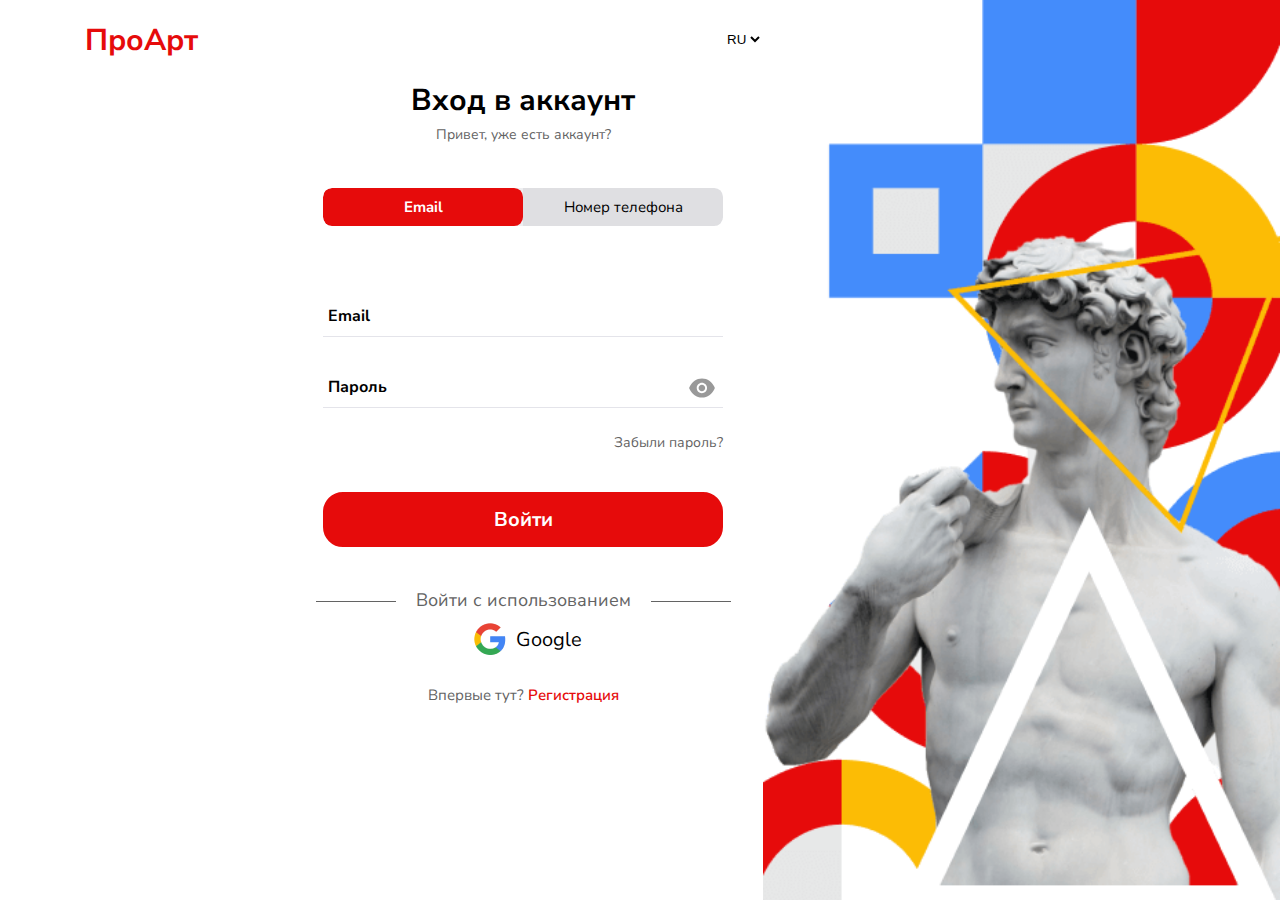
<file: templates/login.html>
<!DOCTYPE html>
<html lang="ru">

<head>
    <meta charset="UTF-8">
    <meta http-equiv="X-UA-Compatible" content="IE=edge">
    <meta name="viewport" content="width=device-width, initial-scale=1.0">
    <title>ПроАрт — вход</title>


    <link rel="preconnect" href="https://fonts.googleapis.com">
    <link rel="preconnect" href="https://fonts.gstatic.com" crossorigin>
    <link href="https://fonts.googleapis.com/css2?family=Nunito+Sans:wght@300;400;600;700&display=swap" rel="stylesheet">

    <link rel="shortcut icon" href="../static/img/icon.svg">
    <link rel="stylesheet" href="../static/css/login.css">

</head>

<body>


    <section class="main login">
        <div class="header-logo">
            <a href="../index.html">ПроАрт</a>
        </div>

        <div class="main-right">
            <div class="right-header">
                <div class="right-header__text">
                    <h1 class="right-header-title">Вход в аккаунт</h1>
                    <p class="right-header-subtitle">Привет, уже есть аккаунт?</p>
                </div>
            </div>

            <div class="wrapper">

                <div class="tab">
                    <button class="tablinks" onclick="openTab(event, 'email')" id="defaultOpen">Email</button>
                    <button class="tablinks" onclick="openTab(event, 'phone')">Номер телефона</button>
                </div>

                <div id="email" class="tabcontent">
                    <div class="center">
                        <form>
                            <div class="txt-field">
                                <input type="text" required>
                                <span></span>
                                <label>Email</label>
                            </div>
                            <div class="txt-field password">
                                <input type="password" id="password-input" name="password" required>
                                <a href="#" class="password-control" onclick="return show_hide_password(this);"></a>
                                <span></span>
                                <label>Пароль</label>
                            </div>
                            <div class="pass">Забыли пароль?</div>
                            <input type="submit" value="Войти">

                        </form>
                    </div>
                </div>

                <div id="phone" class="tabcontent">
                    <div class="center">
                        <form>
                            <div class="txt-field">
                                <input type="tel" required>
                                <span></span>
                                <label>Номер телефона</label>
                            </div>

                            <input type="submit" value="Войти">
                        </form>
                    </div>
                </div>

            </div>

            <div class="login-with">
                <p class="login-with-subtitle">Войти с использованием</p>

                <a href="" class="google-btn">

                    <img src="../static/img/google_btn.png" alt="Google"> Google
                </a>
            </div>

            <div class="change-page">
                <p class="change_text">Впервые тут?
                    <a href="registration.html" class="change_link">Регистрация</a>
                </p>
            </div>

        </div>

        <div class="lang-dropdown">
            <select class="change-lang" id="lang">
                <option value="/ru/">RU</option>
                <option value="/en/">EN</option>
            </select>
        </div>

        <div class="main-photo"> </div>

    </section>



    <script src="../static/js/login.js"></script>
</body>

</html>
</file>
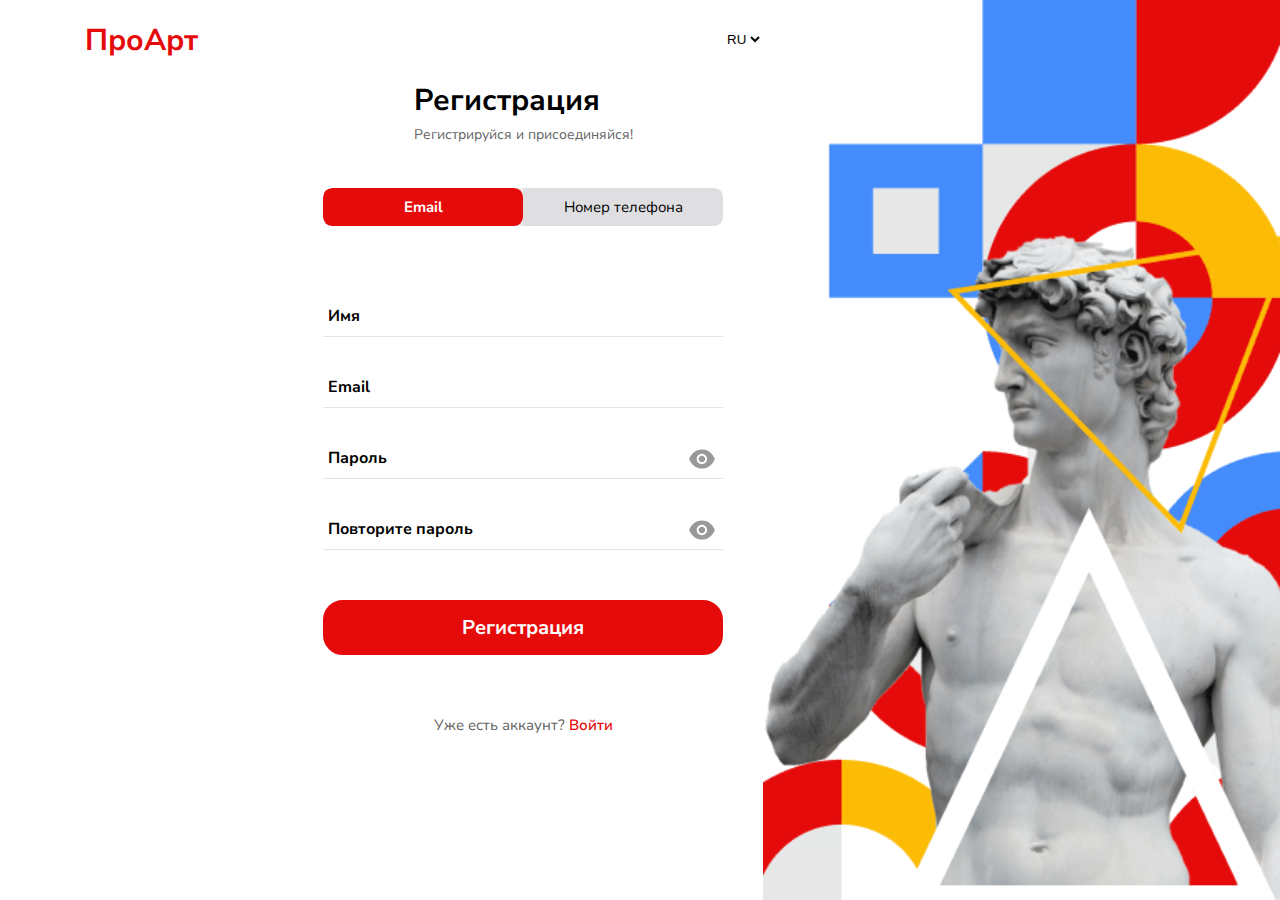
<file: templates/registration.html>
<!DOCTYPE html>
<html lang="ru">

<head>
    <meta charset="UTF-8">
    <meta http-equiv="X-UA-Compatible" content="IE=edge">
    <meta name="viewport" content="width=device-width, initial-scale=1.0">
    <title>ПроАрт — регистрация</title>


    <link rel="preconnect" href="https://fonts.googleapis.com">
    <link rel="preconnect" href="https://fonts.gstatic.com" crossorigin>
    <link href="https://fonts.googleapis.com/css2?family=Nunito+Sans:wght@300;400;600;700&display=swap" rel="stylesheet">

    <script src="https://code.jquery.com/jquery-3.6.0.min.js" integrity="sha256-/xUj+3OJU5yExlq6GSYGSHk7tPXikynS7ogEvDej/m4=" crossorigin="anonymous">
    </script>

    <link rel="shortcut icon" href="../static/img/icon.svg">

    <link rel="stylesheet" href="../static/css/login.css">
    <link rel="stylesheet" href="../static/css/popUp.css">

</head>

<body>
    <script src="../static/js/main.js"></script>

    <section class="main registration">
        <div class="header-logo">
            <a href="../index.html">ПроАрт</a>
        </div>

        <div class="main-right">
            <div class="right-header">
                <div class="right-header__text">
                    <h1 class="right-header-title">Регистрация</h1>
                    <p class="right-header-subtitle">Регистрируйся и присоединяйся!</p>
                </div>
            </div>

            <div class="wrapper">

                <div class="tab">
                    <button class="tablinks" onclick="openTab(event, 'email')" id="defaultOpen">Email</button>
                    <button class="tablinks" onclick="openTab(event, 'phone')">Номер телефона</button>
                </div>

                <div id="email" class="tabcontent">
                    <div class="center">
                        <form>
                            <div class="txt-field">
                                <input type="text" id="name" required>
                                <span></span>
                                <label>Имя</label>
                            </div>
                            <div class="txt-field">
                                <input type="text" id="e_mail" required>
                                <span></span>
                                <label>Email</label>
                            </div>
                            <div class="txt-field password">
                                <input type="password" id="password" name="pass" required>
                                <a href="#" class="password-control" onclick="return show_hide_password(this);"></a>
                                <span></span>
                                <label>Пароль</label>
                            </div>
                            <div class="txt-field password">
                                <input type="password" id="second_password" name="pass" required>
                                <a href="#" class="password-control" onclick="return show_hide_secPassword(this);"></a>
                                <span></span>
                                <label>Повторите пароль</label>
                            </div>

                            <input type="submit" value="Регистрация" id="otcBtn_email" onclick="registration_js();">
                        </form>
                    </div>
                </div>

                <div id="phone" class="tabcontent">
                    <div class="center">
                        <form>
                            <div class="txt-field">
                                <input type="tel" required>
                                <span></span>
                                <label>Номер телефона</label>
                            </div>

                            <input type="submit" value="Регистрация" id="otcBtn_phone" onclick="registration_js();">
                        </form>
                    </div>
                </div>

            </div>



            <div class="change-page">
                <p class="change_text">Уже есть аккаунт?
                    <a href="login.html" class="change_link">Войти</a>
                </p>
            </div>

        </div>

        <div class="lang-dropdown">
            <select class="change-lang" id="lang">
                <option value="/ru/">RU</option>
                <option value="/en/">EN</option>
            </select>
        </div>

        <div class="main-photo"> </div>

    </section>


    <!-- PopUp otc -->

    <div id="otcModal" class="otc-modal">
        <div class="otc-modal-content">
            <div class="otc-modal-header">
                <span class="close">&times;</span>
                <h2 class="otc-modal-title">Проверка кода</h2>
                <p class="otc-modal-text">Введите 6-ти значный код из письма на указанном вами почтовом ящике.</p>
            </div>
            <div class="otc-modal-body">
                <form class="otc" name="one-time-code" action="#">
                    <fieldset>

                        <div class="code-items">
                            <label for="otc-1">Number 1</label>
                            <label for="otc-2">Number 2</label>
                            <label for="otc-3">Number 3</label>
                            <label for="otc-4">Number 4</label>
                            <label for="otc-5">Number 5</label>
                            <label for="otc-6">Number 6</label>
                        </div>

                        <div class="code-input">
                            <input type="number" pattern="[0-9]*" value="" inputtype="numeric" autocomplete="one-time-code" id="otc-1" required>
                            <input type="number" pattern="[0-9]*" value="" inputtype="numeric" id="otc-2" required>
                            <input type="number" pattern="[0-9]*" value="" inputtype="numeric" id="otc-3" required>
                            <input type="number" pattern="[0-9]*" value="" inputtype="numeric" id="otc-4" required>
                            <input type="number" pattern="[0-9]*" value="" inputtype="numeric" id="otc-5" required>
                            <input type="number" pattern="[0-9]*" value="" inputtype="numeric" id="otc-6" required>
                        </div>
                    </fieldset>
                </form>

                <input type="submit" value="Подтвердить" id="otc_check">
            </div>

        </div>
    </div>



    <script src="../static/js/login.js"></script>
    <script src="../static/js/popUp.js"></script>
</body>

</html>
</file>
<file: static/css/style.css>
:root {
    --main-font: 'Nunito Sans', sans-serif;
    --main-color-1: #000;
    --main-color-2: #fff;
    --main-color-3: #E60B0B;
    --main-color-4: #448CFB;
    --main-color-5: #FCBC05;
    --main-color-6: #636363;
}

html,
body {
    margin: 0 auto;
    box-sizing: border-box;
    overflow-x: hidden;
}

.main-title {
    font-family: var(--main-font);
    font-weight: 700;
    font-size: 40px;
    line-height: 55px;
    color: var(--main-color-1);
}

.main-desc {
    font-family: var(--main-font);
    font-weight: 400;
    font-size: 16px;
    line-height: 22px;
    color: var(--main-color-1);
    margin: 0;
}

.header {
    background-image: url(../img/MAIN.png);
    background-repeat: no-repeat;
    background-size: cover;
    height: 1200px;
}

.header-menu {
    display: flex;
    align-items: center;
    padding-top: 60px;
}

.header-logo a {
    margin: 0 125px 0 85px;
    font-family: var(--main-font);
    font-weight: 700;
    font-size: 16px;
    line-height: 22px;
    color: var(--main-color-3);
    text-decoration: none;
    cursor: pointer;
}

.main-nav {
    display: flex;
}

.main-nav a::after {
    content: "";
    position: absolute;
    width: 0%;
    height: 2px;
    display: block;
    bottom: -2px;
    transition: all 0.3s ease;
    -webkit-transition: all 0.3s ease;
    -moz-transition: all 0.3s ease;
    -ms-transition: all 0.3s ease;
    -o-transition: all 0.3s ease;
}

.main-nav a:hover::after {
    width: 100%;
    background-color: var(--main-color-3);
}

.main-nav__link {
    font-family: var(--main-font);
    font-weight: 600;
    font-size: 16px;
    line-height: 22px;
    text-transform: uppercase;
    color: var(--main-color-1);
    text-decoration: none;
    margin-right: 50px;
    position: relative;
    transition: all 300ms cubic-bezier(0.075, 0.82, 0.165, 1);
    -webkit-transition: all 300ms cubic-bezier(0.075, 0.82, 0.165, 1);
    -moz-transition: all 300ms cubic-bezier(0.075, 0.82, 0.165, 1);
    -ms-transition: all 300ms cubic-bezier(0.075, 0.82, 0.165, 1);
    -o-transition: all 300ms cubic-bezier(0.075, 0.82, 0.165, 1);
}

.header-title {
    margin: 158px 0px 0px 85px;
    display: flex;
    flex-direction: column;
    align-items: flex-start;
}

.btn-long {
    font-family: var(--main-font);
    font-weight: 700;
    font-size: 20px;
    line-height: 27px;
    color: var(--main-color-2);
    background: var(--main-color-3);
    border-radius: 20px;
    border: 2px solid var(--main-color-3);
    outline: none;
    text-decoration: none;
    padding: 12px 93px;
    margin-top: 52px;
    cursor: pointer;
    transition: 0.6s;
    -webkit-transition: 0.6s;
    -moz-transition: 0.6s;
    -ms-transition: 0.6s;
    -o-transition: 0.6s;
}

.btn-long:hover {
    background: transparent;
    color: var(--main-color-3);
    transition: 0.3s;
    -webkit-transition: 0.3s;
    -moz-transition: 0.3s;
    -ms-transition: 0.3s;
    -o-transition: 0.3s;
}

.main-card {
    width: 876px;
    height: 214px;
    background: var(--main-color-2);
    box-shadow: 0px 10px 50px rgba(0, 0, 0, 0.16);
    border-radius: 15px;
    margin: -190px auto 0;
    display: flex;
    flex-direction: column;
    align-items: center;
    justify-content: center;
}

.main-card-title {
    font-family: var(--main-font);
    font-weight: 700;
    font-size: 30px;
    line-height: 41px;
    text-align: center;
    color: var(--main-color-1);
    margin: 33px 0 5px;
}

.main-card-title span {
    color: var(--main-color-3);
}

.main-card-subtitle {
    font-family: var(--main-font);
    font-weight: 400;
    font-size: 20px;
    line-height: 27px;
    text-align: center;
    color: var(--main-color-1);
    margin: 0;
}

.btn-small {
    font-family: var(--main-font);
    font-weight: 700;
    font-size: 20px;
    line-height: 27px;
    border: 2px solid var(--main-color-3);
    border-radius: 20px;
    outline: none;
    padding: 12px 32px;
    cursor: pointer;
    text-decoration: none;
    background: transparent;
    margin: 34px 0;
    color: var(--main-color-3);
    transition: 0.3s;
    -webkit-transition: 0.3s;
    -moz-transition: 0.3s;
    -ms-transition: 0.3s;
    -o-transition: 0.3s;
}

.btn-small:hover {
    color: var(--main-color-2);
    background: var(--main-color-3);
    transition: 0.6s;
    -webkit-transition: 0.6s;
    -moz-transition: 0.6s;
    -ms-transition: 0.6s;
    -o-transition: 0.6s;
}


/* ----- advantage ------*/

.advantage__title {
    text-align: center;
    margin: 90px auto;
}

.advantage__block {
    width: 1093px;
    margin: 0 auto;
    display: flex;
    flex-wrap: wrap;
    justify-content: space-between;
}

.advantage__card {
    display: flex;
    align-items: center;
    margin-bottom: 97px;
}

.advantage__card-square {
    width: 100px;
    height: 100px;
    border-radius: 15px;
    display: flex;
    justify-content: center;
    align-items: center;
    margin-right: 30px;
}

.effective {
    background: rgba(68, 140, 251, 0.1);
}

.cool {
    background: rgba(230, 11, 11, 0.1);
}

.no-boring {
    background: rgba(252, 188, 5, 0.1);
}

.interesting {
    background: rgba(0, 0, 0, 0.1);
}

.advantage__card-text {
    max-width: 355px;
}

.advantage__card-title {
    font-family: var(--main-font);
    font-weight: 700;
    font-size: 20px;
    line-height: 27px;
    color: var(--main-color-1);
    margin: 0;
}

.advantage__card-desc {
    margin: 8px 0 0;
}


/* ----- courses-banner ----- */

.courses-banner {
    height: 400px;
    background: var(--main-color-4);
    display: flex;
    align-items: center;
    margin-top: 230px;
}

.courses-banner__block {
    width: 741px;
    height: 400px;
    background: var(--main-color-2);
    margin: 0 0 0 100px;
    padding: 0 80px;
    display: flex;
    align-items: center;
}

.courses-banner__block-img {
    margin-top: 145px;
}

.courses-banner__block-text {
    max-width: 573px;
    margin: 0 auto;
}

.courses-banner__block__title {
    line-height: 40px;
}


/* ----- download ------ */

.download {
    margin-top: 250px;
}

.download__block-text {
    text-align: center;
    max-width: 1028px;
    margin: 0 auto;
}

.download__block {
    margin-top: 25px;
    display: flex;
    align-items: center;
}

.download__block__buttons {
    max-width: 452px;
}

.download__block__link {
    padding: 0px 50px 0;
    height: 90px;
    border-radius: 15px;
    background: var(--main-color-3);
    color: var(--main-color-2);
    font-family: var(--main-font);
    font-weight: 400;
    font-size: 24px;
    line-height: 100%;
    cursor: pointer;
    display: flex;
    align-items: center;
    text-decoration: none;
    transition: 0.6s;
    -webkit-transition: 0.6s;
    -moz-transition: 0.6s;
    -ms-transition: 0.6s;
    -o-transition: 0.6s;
}

.download__block__link:hover {
    transform: scale(1.1);
    -webkit-transform: scale(1.1);
    -ms-transform: scale(1.1);
    -moz-transform: scale(1.1);
    -o-transform: scale(1.1);
    transition: 0.6s;
    -webkit-transition: 0.6s;
    -moz-transition: 0.6s;
    -ms-transition: 0.6s;
    -o-transition: 0.6s;
}

.download__block__link-img {
    margin-right: 25px;
}

.download-google {
    margin-bottom: 42px;
}

.circle-img {
    position: absolute;
    width: 150px;
    height: 150px;
    left: 1220px;
    top: 2990px;
    background: var(--main-color-5);
    border-radius: 100px;
    z-index: -1;
}


/* ------ lessons-banner ------ */

.lessons-banner {
    height: 400px;
    background: var(--main-color-5);
    display: flex;
    align-items: center;
    margin: 490px 0 290px;
}

.lessons-banner__block {
    width: 741px;
    height: 400px;
    background: var(--main-color-2);
    margin: 0 100px 0 0;
    padding: 0 80px;
    display: flex;
    align-items: center;
}

.lessons-banner__block-img {
    margin-top: 145px;
}

.lessons-banner__block-text {
    max-width: 573px;
    margin: 0 auto;
}

.lessons-banner__block__title {
    line-height: 40px;
}


/* ------ reviews ------ */

.reviews__circle-img {
    right: -207px;
    top: 0;
}

.slider {
    position: relative;
    margin: 100px 150px;
    height: 300px;
}

.reviews-block {
    width: 1109px;
    height: 493px;
    margin: 0 auto;
    background: var(--main-color-2);
    box-shadow: 0px 20px 60px rgba(0, 0, 0, 0.16);
    border-radius: 24px;
    display: flex;
    justify-content: space-around;
    align-items: center;
    overflow: hidden;
    background-image: url(../img/triangle.svg);
    background-repeat: no-repeat;
    background-position: 107% 146%;
}

.reviews-right__block {
    display: flex;
    align-items: baseline;
}

.reviews-right__avatar {
    width: 139px;
    height: 139px;
    border-radius: 8px;
    margin: 40px 20px 0 0;
}

.reviews-right__desc {
    max-width: 464px;
    height: 100px;
}

.author-name {
    color: var(--main-color-3);
}

.reviews-left {
    max-width: 298px;
}

.reviews__btn {
    display: flex;
    align-items: center;
    justify-content: center;
    align-content: center;
    left: 28%;
    bottom: -30%;
    position: absolute;
}

.slider-btn {
    border-radius: 4px;
    cursor: pointer;
    font-family: var(--main-font);
    text-decoration: none;
}

.previous {
    margin-right: 12px;
    width: 40px;
    height: 40px;
    border: 1px solid var(--main-color-3);
    background-color: transparent;
    font-size: 20px;
    color: var(--main-color-3);
    display: flex;
    justify-content: center;
    align-items: center;
    transition: 0.6s;
    -webkit-transition: 0.6s;
    -moz-transition: 0.6s;
    -ms-transition: 0.6s;
    -o-transition: 0.6s;
}

.previous:hover {
    background: var(--main-color-3);
    color: var(--main-color-2);
    transition: 0.6s;
    -webkit-transition: 0.6s;
    -moz-transition: 0.6s;
    -ms-transition: 0.6s;
    -o-transition: 0.6s;
}

.next {
    background: var(--main-color-3);
    width: 52px;
    height: 52px;
    color: var(--main-color-2);
    font-size: 30px;
    text-align: center;
    transition: 0.6s;
    -webkit-transition: 0.6s;
    -moz-transition: 0.6s;
    -ms-transition: 0.6s;
    -o-transition: 0.6s;
}

.next:hover {
    transform: scale(1.1);
    -webkit-transform: scale(1.1);
    -ms-transform: scale(1.1);
    -moz-transform: scale(1.1);
    -o-transform: scale(1.1);
    transition: 0.6s;
    -webkit-transition: 0.6s;
    -moz-transition: 0.6s;
    -ms-transition: 0.6s;
    -o-transition: 0.6s;
}

.slider .item {
    animation-name: fade;
    animation-duration: 1.5s;
}

@keyframes fade {
    from {
        opacity: 0.4
    }
    to {
        opacity: 1
    }
}


/* ------ promo-widget ------ */

.promo-widget {
    margin: 0 auto 118px;
    text-align: center;
}

.promo-widget__desc {
    max-width: 430px;
    margin: 0 auto 50px;
}


/* ----- footer ------ */

.footer {
    background-color: var(--main-color-3);
}

.footer-container {
    width: 1263px;
    margin: 0 auto;
    padding-top: 120px;
    display: flex;
    justify-content: space-between;
    align-items: center;
}

.footer__items__wrap {
    display: flex;
    width: 910px;
    justify-content: space-between;
}

.footer__item {
    display: flex;
    flex-direction: column;
}

.item-source {
    display: flex;
    flex-direction: column;
}

.item-name {
    margin-bottom: 40px;
}

.item-name-link {
    font-family: var(--main-font);
    font-weight: 600;
    font-size: 16px;
    line-height: 19px;
    color: var(--main-color-2);
    text-decoration: none;
}

.footer-logo {
    font-weight: 700;
}

.item-link {
    font-family: var(--main-font);
    font-weight: 600;
    font-size: 16px;
    line-height: 22px;
    text-transform: uppercase;
    text-decoration: none;
    color: var(--main-color-2);
    margin-bottom: 10px;
}

.item-link:hover {
    transform: scale(1.03);
    -webkit-transform: scale(1.03);
    -ms-transform: scale(1.03);
    -moz-transform: scale(1.03);
    -o-transform: scale(1.03);
    transition: 0.6s;
    -webkit-transition: 0.6s;
    -moz-transition: 0.6s;
    -ms-transition: 0.6s;
    -o-transition: 0.6s;
}

.social-link:not(:last-child) {
    margin-right: 24px;
}

.social-link img {
    transition: 0.6s;
    -webkit-transition: 0.6s;
    -moz-transition: 0.6s;
    -ms-transition: 0.6s;
    -o-transition: 0.6s;
}

.social-link img:hover {
    transform: scale(1.3);
    -webkit-transform: scale(1.3);
    -ms-transform: scale(1.3);
    -moz-transform: scale(1.3);
    -o-transform: scale(1.3);
    transition: 0.6s;
    -webkit-transition: 0.6s;
    -moz-transition: 0.6s;
    -ms-transition: 0.6s;
    -o-transition: 0.6s;
}

.copyright-text {
    font-family: var(--main-font);
    font-weight: 400;
    font-size: 16px;
    line-height: 22px;
    letter-spacing: 0.02em;
    color: var(--main-color-2);
    margin: 0;
    padding: 80px 0 30px;
    text-align: center;
}


/* ------------------------- ADAPTIVE ----------------------- */

@media(max-width: 1340px) {
    .circle-img {
        display: none;
    }
}

@media (max-width: 1340px) {
    .header {
        height: 600px;
    }
    .header-menu {
        padding-top: 15px;
    }
    .main-card {
        margin: 20px auto;
        width: 90%;
    }
    .header-title {
        margin: 58px 0 0 25px;
    }
    .header-logo a {
        margin: 0 70px 0 25px;
    }
    .header-logo-img {
        height: 95px;
    }
    .btn-long {
        padding: 12px;
    }
    .advantage__block {
        width: auto;
    }
    .courses-banner {
        margin: 0;
    }
    .courses-banner__block {
        margin: 0 20px;
        padding: 0 20px;
    }
    .courses-banner__block__title {
        font-size: 30px;
        line-height: 32px;
        width: 350px;
    }
    .courses-banner__img {
        width: 300px;
        margin-left: -40px;
    }
    .courses-banner__block-img {
        margin: auto;
    }
    .download__block {
        flex-direction: column;
    }
    .slider {
        margin: 0;
    }
    .reviews-block {
        width: 95%;
        margin-top: 80px;
    }
    .lessons-banner {
        margin: 200px 0 50px;
    }
    .lessons-banner__block {
        margin: 0 20px;
        padding: 0 20px;
    }
    .lessons-banner__block__title {
        font-size: 30px;
        line-height: 32px;
        width: 350px;
    }
    .lessons-banner__img {
        width: 300px;
        z-index: 99;
    }
    .lessons-banner__block-img {
        margin-top: auto;
        z-index: 99;
    }
    .footer-container {
        width: 90%;
        padding-top: 30px;
        flex-direction: column-reverse;
    }
    .footer__items__wrap {
        width: 90%;
        flex-wrap: wrap;
    }
    .footer-social {
        display: flex;
        flex-wrap: nowrap;
    }
    .item-name {
        margin-bottom: 20px;
    }
    .footer__item {
        margin-bottom: 50px;
    }
    .item-link {
        font-size: 14px;
    }
    .copyright-text {
        font-size: 12px;
        padding: 0 0 30px;
    }
}

@media(max-width: 600px) {
    .container {
        width: 86%;
        margin: 0 auto;
    }
    .header {
        background-image: url(../img/main-mob.png);
        height: 690px;
    }
    .header-menu {
        padding-top: 26px;
    }
    .header-nav {
        display: none;
    }
    .header-logo a {
        font-size: 30px;
        line-height: 41px;
    }
    .header-title {
        margin: 660px 0;
        align-items: center;
    }
    .header-logo-img {
        height: 70px;
    }
    .btn-long {
        font-size: 15px;
        line-height: 20px;
        padding: 10px 15px;
        margin-top: 20px;
    }
    .main-card {
        margin: 222px auto 0;
        width: 90%;
        height: auto;
    }
    .main-card-title {
        font-size: 22px;
        line-height: 25px;
        margin: 30px 30px 0;
    }
    .main-desc {
        font-size: 14px;
        line-height: 18px;
    }
    .main-card-desc {
        margin: 15px 30px 0;
        text-align: center;
    }
    .btn-small {
        font-size: 15px;
        line-height: 20px;
        padding: 8px 16px;
    }
    .main-title {
        font-size: 25px;
        line-height: 27px;
    }
    .advantage__card-title {
        font-size: 18px;
        line-height: 19px;
    }
    .advantage__title {
        margin: 45px 0 20px;
    }
    .advantage__card-square {
        margin-right: 15px;
    }
    .advantage__block {
        flex-direction: column;
    }
    .advantage__card {
        margin-bottom: 25px;
    }
    .advantage__card-text {
        max-width: 185px;
    }
    .courses-banner {
        margin-top: 60px;
        height: 480px;
    }
    .courses-banner__block {
        margin: 0;
        padding: 0 100px 0 10px;
        height: 315px;
    }
    .courses-banner__block-text {
        width: 204px;
    }
    .courses-banner__block-img {
        margin-top: 155px;
        margin-left: -140px;
    }
    .courses-banner__block__title {
        width: 300px;
    }
    .courses-banner__block__desc {
        width: 170px;
    }
    .download__block-text {
        width: 85%;
    }
    .download {
        margin-top: 60px;
    }
    .download__block-img {
        width: 100%;
    }
    .download__block__link {
        font-size: 18px;
        line-height: 18px;
    }
    .download__block__link-img {
        width: 17%;
        margin-right: 15px;
    }
    .download__block__link {
        padding: 0px 26px 0;
        height: 60px;
    }
    .slider {
        margin: 50px 0;
    }
    .reviews-block {
        width: 90%;
        flex-direction: column;
        height: 450px;
    }
    .reviews-right__text {
        display: flex;
        flex-direction: column-reverse;
        align-items: flex-start;
    }
    .reviews__btn {
        left: 37%;
        bottom: 40%;
    }
    .reviews-left {
        width: 80%;
        text-align: center;
        margin: 0 auto;
    }
    .reviews-right__avatar {
        width: 100px;
        height: 100px;
        margin: 0 10px 0 0;
    }
    .reviews-right__img {
        width: 35px;
        margin-top: 40px;
    }
    .reviews-right__desc {
        width: 96%;
        margin-top: 20px;
    }
    .reviews-right__block {
        display: flex;
        align-items: center;
        padding: 0 10px;
    }
    .lessons-banner {
        height: 480px;
    }
    .lessons-banner__block {
        height: 315px;
        margin: 0 0 0 -185px;
    }
    .lessons-banner__block__desc {
        margin: 0 0 0 90px;
        width: auto;
    }
    .lessons-banner__block__title {
        margin: 0 0 70px 0;
    }
    .lessons-banner__img {
        width: 270px;
        margin-left: -40px;
    }
    .lessons-banner .btn-long {
        margin-left: 85px;
    }
    .lessons-banner__block-img {
        margin-top: 200px;
        z-index: 99;
    }
    .promo-widget {
        margin: 0 auto 20px;
    }
    .promo-widget__desc {
        margin: 0 auto 25px;
    }
}
</file>
<file: static/css/mobNav.css>
:root {
    --main-font: 'Nunito Sans', sans-serif;
    --main-color-1: #000;
    --main-color-2: #fff;
    --main-color-3: #E60B0B;
    --main-color-4: #448CFB;
    --main-color-5: #FCBC05;
    --main-color-6: #636363;
}

.mob-nav {
    position: fixed;
    bottom: 0;
    left: 0;
    width: 100%;
    display: none;
    z-index: 999;
}

.mob-nav ul {
    background-color: var(--main-color-2);
    display: flex;
    padding: 0;
    margin: 0;
    list-style-type: none;
    height: 60px;
}

.mob-nav ul li {
    flex: 1;
    padding: 10px;
    text-align: center;
}

.mob-nav .active-icon a,
.mob-nav .active-icon p {
    color: var(--main-color-3);
    fill: var(--main-color-3);
    font-weight: 700;
}

.mob-nav p {
    margin: 2px 0;
    font-family: var(--main-font);
    font-weight: 300;
    font-size: 12px;
    line-height: 16px;
    text-align: center;
    letter-spacing: 0.4px;
    color: var(--main-color-6);
}

.nav-icon {
    fill: var(--main-color-6);
    cursor: pointer;
}

@media(max-width: 600px) {
    .mob-nav {
        display: inline-block !important;
    }
}
</file>
<file: css/login.css>
:root {
    --main-font: 'Nunito Sans', sans-serif;
    --main-color-1: #000;
    --main-color-2: #fff;
    --main-color-3: #E60B0B;
    --main-color-4: #448CFB;
    --main-color-5: #FCBC05;
    --main-color-6: #636363;
}

html,
body {
    margin: 0 auto;
    box-sizing: border-box;
    overflow-x: hidden;
}

.main {
    display: flex;
    justify-content: space-between;
}

.header-logo {
    margin-top: 30px;
}

.header-logo a {
    margin: 0 125px 0 85px;
    font-family: var(--main-font);
    font-weight: 700;
    font-size: 30px;
    line-height: 22px;
    color: var(--main-color-3);
    text-decoration: none;
    cursor: pointer;
}

.main-right {
    display: flex;
    flex-direction: column;
    align-items: center;
}

.main-photo {
    background-image: url(../img/main-mob.png);
    background-repeat: no-repeat;
    background-size: cover;
    width: 536px;
    height: 100vh;
    background-position: 0% 40%;
}

.right-header {
    display: flex;
    justify-content: space-around;
}

#lang option {
    padding: 2px 5px 2px 25px;
    cursor: pointer;
    padding-left: 25px;
    width: 40px;
    font-family: var(--main-font);
    font-weight: 400;
    font-size: 16px;
    line-height: 27px;
    color: var(--main-color-1);
}

.change-lang {
    border: none;
    outline: none;
    cursor: pointer;
    background: transparent;
}

.lang-dropdown {
    margin-top: 30px;
}

.lang_btn::after {
    background: rgba(0, 0, 0, 0) url("../img/dropdown.png") no-repeat scroll center center;
    content: "";
    height: 16px;
    position: absolute;
    right: 0;
    top: 7px;
    width: 16px;
}

.right-header-title {
    font-family: var(--main-font);
    font-weight: 700;
    font-size: 30px;
    line-height: 41px;
    color: var(--main-color-1);
    margin: 80px 0 0;
}

.right-header-subtitle {
    font-family: var(--main-font);
    font-weight: 400;
    font-size: 14px;
    line-height: 27px;
    color: var(--main-color-6);
    margin: 0;
    text-align: center
}


/* ----LOGIN---- */

.center {
    padding: 40px 0;
    width: 400px;
    z-index: 9999;
}

form .txt-field {
    position: relative;
    border-bottom: 1px solid #E4E4EA;
    margin: 30px 0;
    font-family: var(--main-font);
    font-weight: 700;
    font-size: 16px;
    line-height: 22px;
    color: var(--main-color-1);
}

.txt-field input {
    width: 100%;
    padding: 0 5px;
    height: 40px;
    border: none;
    background: none;
    outline: none;
}

.txt-field label {
    position: absolute;
    top: 50%;
    left: 5px;
    color: var(--main-color-1);
    transform: translateY(-50%);
    pointer-events: none;
    transition: .5s;
    -webkit-transition: .5s;
    -moz-transition: .5s;
    -ms-transition: .5s;
    -o-transition: .5s;
}

.txt-field span::before {
    content: '';
    position: absolute;
    top: 40px;
    left: 0;
    width: 0%;
    height: 1px;
    background: var(--main-color-3);
    transition: .5s;
    -webkit-transition: .5s;
    -moz-transition: .5s;
    -ms-transition: .5s;
    -o-transition: .5s;
}

.txt-field input:focus~label,
.txt-field input:valid~label {
    top: -5px;
    color: var(--main-color-3);
}

.txt-field input:focus~span::before,
.txt-field input:valid~span::before {
    width: 100%;
}

.password {
    position: relative;
}

.password-control {
    position: absolute;
    top: 6px;
    right: 6px;
    display: inline-block;
    width: 30px;
    height: 30px;
    background: url(../img/open_pass.svg) 0 0 no-repeat;
}

.password-control.view {
    background: url(../img/close_pass.svg) 0 0 no-repeat;
}

.pass {
    margin: -5px 0 20px 5px;
    color: var(--main-color-6);
    font-family: var(--main-font);
    font-weight: 400;
    font-size: 14px;
    cursor: pointer;
    text-align: right;
}

.pass:hover {
    text-decoration: underline;
}

input[type="submit"] {
    width: 100%;
    outline: none;
    font-family: var(--main-font);
    font-weight: 700;
    font-size: 20px;
    line-height: 27px;
    color: var(--main-color-2);
    background: var(--main-color-3);
    border-radius: 20px;
    border: 2px solid var(--main-color-3);
    outline: none;
    text-decoration: none;
    padding: 12px 93px;
    margin-top: 20px;
    cursor: pointer;
    transition: 0.6s;
    -webkit-transition: 0.6s;
    -moz-transition: 0.6s;
    -ms-transition: 0.6s;
    -o-transition: 0.6s;
}

input[type="submit"]:hover {
    background: transparent;
    color: var(--main-color-3);
    transition: 0.3s;
    -webkit-transition: 0.3s;
    -moz-transition: 0.3s;
    -ms-transition: 0.3s;
    -o-transition: 0.3s;
}

.tab {
    overflow: hidden;
    background: rgba(118, 118, 128, 0.12);
    width: 400px;
    border-radius: 8.91px;
    margin: 40px 0 0;
}

.tab button {
    float: left;
    border: none;
    outline: none;
    cursor: pointer;
    padding: 9px;
    background: rgba(118, 118, 128, 0.12);
    color: var(--main-color-1);
    font-family: var(--main-font);
    font-weight: 400;
    font-size: 15px;
    line-height: 20px;
    width: 50%;
    transition: 0.3s;
    -webkit-transition: 0.3s;
    -moz-transition: 0.3s;
    -ms-transition: 0.3s;
    -o-transition: 0.3s;
}

.tab button.active {
    background: var(--main-color-3);
    border-radius: 8.91px;
    z-index: 1;
    font-family: var(--main-font);
    font-weight: 700;
    font-size: 15px;
    line-height: 20px;
    color: var(--main-color-2);
}

.tabcontent {
    display: none;
    border: none;
    border-top: none;
    transition: 0.3s;
    -webkit-transition: 0.3s;
    -moz-transition: 0.3s;
    -ms-transition: 0.3s;
    -o-transition: 0.3s;
}


/* with Google */

.google-btn {
    font-family: var(--main-font);
    font-weight: 400;
    font-size: 20px;
    line-height: 27px;
    color: var(--main-color-1);
    text-decoration: none;
    display: flex;
    align-items: center;
}

.login-with {
    display: flex;
    flex-direction: column;
    align-items: center;
}

.login-with-subtitle {
    font-family: var(--main-font);
    font-weight: 400;
    font-size: 18px;
    line-height: 27px;
    color: var(--main-color-6);
    margin: 0;
}

.login-with-subtitle:before,
.login-with-subtitle:after {
    content: "";
    display: inline-block;
    vertical-align: middle;
    width: 80px;
    height: 1px;
    background-color: var(--main-color-6);
    position: relative;
}

.login-with-subtitle:before {
    left: -20px;
}

.login-with-subtitle:after {
    right: -20px;
}


/* change page */

.change_text {
    font-family: var(--main-font);
    font-weight: 400;
    font-size: 15px;
    line-height: 20px;
    color: var(--main-color-6);
    margin: 20px 0 0;
}

.change_link {
    font-weight: 600;
    color: var(--main-color-3);
    text-decoration: none;
}

.change_link:hover {
    text-decoration: underline;
}


/* -------------------MEDIA------------------- */

@media(max-width: 900px) {
    .main {
        margin: 0 auto;
        flex-wrap: wrap;
        justify-content: space-around;
    }
    .main-photo {
        display: none;
    }
    .right-header__text {
        text-align: center;
    }
    .right-header-title {
        font-size: 20px;
        line-height: 27px;
        margin: 50px 0 0;
    }
    .right-header-subtitle {
        font-size: 13px;
        line-height: 18px;
    }
    .tab {
        width: 100%;
        margin: 40px auto 0;
    }
    .tab button.active,
    .tab button {
        font-size: 13px;
        padding: 6px;
    }
    .center {
        padding: 0 0 40px;
        width: 300px;
    }
    form .txt-field {
        font-size: 14px;
        line-height: 19px;
    }
    .login-with-subtitle {
        font-size: 12px;
        line-height: 16px;
    }
    .google-btn {
        font-size: 14px;
        line-height: 19px;
    }
    .google-btn img {
        width: 30px;
    }
    .change_text {
        font-size: 13px;
        line-height: 18px;
    }
    .main-right {
        order: 2;
        width: 100%;
    }
    .header-logo a {
        font-size: 16px;
        margin: 20px;
    }
}
</file>
<file: static/css/catalog.css>
:root {
    --main-font: 'Nunito Sans', sans-serif;
    --main-color-1: #000;
    --main-color-2: #fff;
    --main-color-3: #E60B0B;
    --main-color-4: #448CFB;
    --main-color-5: #FCBC05;
    --main-color-6: #636363;
}

.header-menu {
    display: flex;
    align-items: center;
    margin-top: -80px;
    margin-right: 22%;
}

.catalog-nav {
    display: flex;
    justify-content: space-between;
    padding-top: 60px;
}


/* topnav */

.topnav {
    margin: 0 auto;
    width: 0;
}

.search-form {
    width: 350px;
    padding: 20px 0;
    border: 1px solid var(--main-color-6);
    border-radius: 15px;
    -webkit-border-radius: 15px;
    -moz-border-radius: 15px;
    -ms-border-radius: 15px;
    -o-border-radius: 15px;
    background: var(--main-color-2);
    transition: all 0.3s ease;
    -webkit-transition: all 0.3s ease;
    -moz-transition: all 0.3s ease;
    -ms-transition: all 0.3s ease;
    -o-transition: all 0.3s ease;
    transform: translate(-50%, -50%);
    -webkit-transform: translate(-50%, -50%);
    -moz-transform: translate(-50%, -50%);
    -ms-transform: translate(-50%, -50%);
    -o-transform: translate(-50%, -50%);
}

.search-form:focus-within {
    box-shadow: 0 3px 4px rgba(0, 0, 0, 0.15);
    border: 1px solid var(--main-color-3);
}

.search-input {
    position: absolute;
    top: 10px;
    left: 38px;
    font-size: 14px;
    background: none;
    color: var(--main-color-6);
    width: 80%;
    height: 20px;
    border: none;
    appearance: none;
    outline: none;
}

input[type="search"]::-webkit-search-cancel-button {
    -webkit-appearance: none;
    width: 20px;
    height: 20px;
    background: url(../img/close.svg);
    cursor: pointer;
}

.search-button {
    position: absolute;
    top: 10px;
    left: 15px;
    height: 20px;
    width: 20px;
    padding: 0;
    margin: 0;
    border: none;
    background: none;
    outline: none !important;
    cursor: pointer;
}


/* catalog */

.catalog {
    margin-top: 70px;
    display: flex;
}

.container-block {
    width: 780px;
    margin: 0 auto;
}

.catalog-header {
    display: flex;
    justify-content: space-between;
}

.catalog-header-title {
    font-family: var(--main-font);
    font-weight: 700;
    font-size: 30px;
    line-height: 41px;
    color: var(--main-color-1);
    margin: 0;
}

.catalog-header-subtitle {
    font-family: var(--main-font);
    font-weight: 400;
    font-size: 14px;
    line-height: 27px;
    color: var(--main-color-6);
    margin: 0;
}

.filterItem {
    background-color: var(--main-color-2);
    border: 1px solid #F1F1F1;
    box-shadow: -5px 10px 15px rgba(22, 22, 22, 0.1);
    color: var(--main-color-1);
    width: 175px;
    height: 241px;
    margin: 10px 2px 25px;
    display: none;
    border-radius: 20px;
    -webkit-border-radius: 20px;
    -moz-border-radius: 20px;
    -ms-border-radius: 20px;
    -o-border-radius: 20px;
    transition: 0.6s;
    -webkit-transition: 0.6s;
    -moz-transition: 0.6s;
    -ms-transition: 0.6s;
    -o-transition: 0.6s;
}

.filterItem:hover {
    transform: scale(1.05);
    -webkit-transform: scale(1.05);
    -moz-transform: scale(1.05);
    -ms-transform: scale(1.05);
    -o-transform: scale(1.05);
}

.filterItem-link {
    text-decoration: none
}

.show {
    display: block;
}

.courses-wrap {
    margin-top: 50px;
    overflow: hidden;
    display: flex;
    flex-wrap: wrap;
    justify-content: space-between;
}

#catalogBtn {
    display: flex;
}

.btn {
    outline: none;
    border: none;
    cursor: pointer;
    width: 128px;
    height: 40px;
    background: rgba(118, 118, 128, 0.12);
    font-family: var(--main-font);
    font-weight: 400;
    font-size: 14px;
    line-height: 13px;
    color: var(--main-color-1);
    font-weight: 400;
    font-size: 15px;
    line-height: 20px;
}

.catalog-btn_first {
    border-radius: 9px 0px 0px 9px;
    -webkit-border-radius: 9px 0px 0px 9px;
    -moz-border-radius: 9px 0px 0px 9px;
    -ms-border-radius: 9px 0px 0px 9px;
    -o-border-radius: 9px 0px 0px 9px;
}

.catalog-btn_last {
    border-radius: 0px 0px 9px 0px;
    -webkit-border-radius: 0px 9px 9px 0px;
    -moz-border-radius: 0px 0px 9px 0px;
    -ms-border-radius: 0px 0px 9px 0px;
    -o-border-radius: 0px 0px 9px 0px;
}

.btn:hover {
    background-color: #ddd;
    border-radius: 9px;
    -webkit-border-radius: 9px;
    -moz-border-radius: 9px;
    -ms-border-radius: 9px;
    -o-border-radius: 9px;
}

.btn.active {
    background-color: var(--main-color-3);
    color: var(--main-color-2);
    border-radius: 9px;
    -webkit-border-radius: 9px;
    -moz-border-radius: 9px;
    -ms-border-radius: 9px;
    -o-border-radius: 9px;
    font-family: var(--main-font);
    font-weight: 700;
    font-size: 15px;
    line-height: 20px;
}


/* CARDS */

.filterItem-text {
    padding: 5px 11px;
    display: flex;
    flex-direction: column;
    justify-content: space-between;
    height: 80px;
}

.filterItem-info {
    display: flex;
    justify-content: space-between;
}

.filterItem-img {
    width: 175px;
    height: 143px;
    object-fit: cover;
    border-radius: 20px 20px 0px 0px;
}

.info-student,
.info-clock {
    font-family: var(--main-font);
    font-weight: 700;
    font-size: 9px;
    line-height: 7px;
    color: var(--main-color-6);
    margin: 0;
}

.filterItem-title {
    font-family: var(--main-font);
    font-weight: 700;
    font-size: 14px;
    line-height: 17px;
    color: var(--main-color-1);
    margin: 10px 0 0;
}

.filterItem-active {
    display: flex;
    align-items: center;
    justify-content: space-between;
}

.add-course {
    font-family: var(--main-font);
    font-weight: 700;
    font-size: 11px;
    line-height: 13px;
    color: var(--main-color-2);
    background: var(--main-color-3);
    border: 2px solid var(--main-color-3);
    outline: none;
    text-decoration: none;
    padding: 5px;
    cursor: pointer;
    border-radius: 20px;
    -webkit-border-radius: 20px;
    -moz-border-radius: 20px;
    -ms-border-radius: 20px;
    -o-border-radius: 20px;
    transition: 0.6s;
    -webkit-transition: 0.6s;
    -moz-transition: 0.6s;
    -ms-transition: 0.6s;
    -o-transition: 0.6s;
}

.add-course:hover {
    background: transparent;
    color: var(--main-color-3);
    transition: 0.3s;
    -webkit-transition: 0.3s;
    -moz-transition: 0.3s;
    -ms-transition: 0.3s;
    -o-transition: 0.3s;
}

.like-btn svg {
    fill: none;
    stroke: var(--main-color-1);
    cursor: pointer;
}


/* Aside */

.aside {
    width: 338px;
    height: 675px;
    border: 1.5px solid var(--main-color-2);
    box-shadow: rgba(100, 100, 111, 0.2) 0px 7px 29px 0px;
    border-radius: 10px;
    margin: 0 auto;
    padding: 20px;
}

.aside-block-title {
    font-family: var(--main-font);
    font-weight: 600;
    font-size: 16px;
    line-height: 16px;
    color: var(--main-color-6);
    display: flex;
    align-items: center;
}

.aside-block-title img {
    margin-right: 7px;
}

.aside-block-img {
    width: 128px;
    height: 103px;
    border-radius: 10px;
    margin-right: 10px;
    box-shadow: 1px 4px 5px 2px rgba(0, 0, 0, 0.1)
}

.aside-block-item {
    display: flex;
    align-items: flex-start;
    margin-bottom: 25px;
    text-decoration: none;
}

.aside-block-item-title {
    margin: 0;
    font-family: var(--main-font);
    font-weight: 700;
    font-size: 14px;
    line-height: 17px;
    color: var(--main-color-1);
}

.aside-block-item-time {
    font-family: var(--main-font);
    font-weight: 700;
    font-size: 10px;
    line-height: 12px;
    color: var(--main-color-6);
}

.btn-load_more {
    font-family: var(--main-font);
    font-weight: 700;
    font-size: 12px;
    line-height: 14px;
    border: 2px solid var(--main-color-3);
    border-radius: 20px;
    outline: none;
    padding: 12px 23px;
    cursor: pointer;
    text-decoration: none;
    background: transparent;
    margin: 5px auto 70px;
    color: var(--main-color-3);
    transition: 0.3s;
    -webkit-transition: 0.3s;
    -moz-transition: 0.3s;
    -ms-transition: 0.3s;
    -o-transition: 0.3s;
    display: flex;
    align-items: center;
}

.btn-load_more:hover {
    color: var(--main-color-2);
    background: var(--main-color-3);
    transition: 0.6s;
    -webkit-transition: 0.6s;
    -moz-transition: 0.6s;
    -ms-transition: 0.6s;
    -o-transition: 0.6s;
}

.btn-load_more svg {
    fill: var(--main-color-3);
    transition: 0.3s;
    -webkit-transition: 0.3s;
    -moz-transition: 0.3s;
    -ms-transition: 0.3s;
    -o-transition: 0.3s;
    margin-right: 6px;
}

.btn-load_more:hover svg {
    fill: var(--main-color-2);
    transition: 0.6s;
    -webkit-transition: 0.6s;
    -moz-transition: 0.6s;
    -ms-transition: 0.6s;
    -o-transition: 0.6s;
}


/* Media */

@media(max-width: 1190px) {
    .catalog-header {
        flex-direction: column;
    }
    .aside-block-text {
        display: none;
    }
    .aside {
        width: auto;
    }
    .aside-block-img {
        margin-right: 0;
    }
    .aside-block-item {
        justify-content: center;
        padding: 0 20px 0;
    }
    .container-block {
        margin-right: 50px;
        margin-top: 20px;
    }
    .catalog {
        display: flex;
        margin: 0 auto;
        width: 90%;
        justify-content: center;
    }
    .catalog-nav {
        flex-direction: column;
    }
    .topnav {
        margin-top: 50px;
    }
    .filterItem {
        width: 45%;
    }
    .filterItem-img {
        width: 100%;
    }
}

@media(max-width: 600px) {
    .catalog-nav {
        padding-top: 0;
    }
    .catalog-header {
        flex-direction: column;
    }
    .header-menu {
        display: none;
    }
    .search-form {
        width: 200px;
    }
    .catalog-header-title {
        font-size: 25px;
    }
    .btn {
        font-size: 13px;
        width: 100px;
        height: 30px;
    }
    .btn.active {
        font-size: 13px;
    }
    #catalogBtn {
        justify-content: center;
    }
    .filterItem {
        margin: 0 auto 20px;
    }
    .catalog-header__text {
        display: flex;
        flex-direction: column;
        align-items: center;
        margin-bottom: 20px;
    }
    .catalog {
        margin-top: 0;
    }
    .container-block {
        margin-right: 0;
        width: auto;
    }
    /* scrollbar */
     ::-webkit-scrollbar {
        display: none;
    }
    .catalog {
        flex-direction: column-reverse;
    }
    .aside {
        height: auto;
        width: 85%;
    }
    .aside-block {
        overflow: hidden;
    }
    .aside-block-title {
        justify-content: center;
    }
    .aside-block-wrap {
        display: flex;
        overflow-x: scroll;
    }
}
</file>
<file: static/css/login.css>
:root {
    --main-font: 'Nunito Sans', sans-serif;
    --main-color-1: #000;
    --main-color-2: #fff;
    --main-color-3: #E60B0B;
    --main-color-4: #448CFB;
    --main-color-5: #FCBC05;
    --main-color-6: #636363;
}

html,
body {
    margin: 0 auto;
    box-sizing: border-box;
    overflow-x: hidden;
}

.main {
    display: flex;
    justify-content: space-between;
}

.header-logo {
    margin-top: 30px;
}

.header-logo a {
    margin: 0 125px 0 85px;
    font-family: var(--main-font);
    font-weight: 700;
    font-size: 30px;
    line-height: 22px;
    color: var(--main-color-3);
    text-decoration: none;
    cursor: pointer;
}

.main-right {
    display: flex;
    flex-direction: column;
    align-items: center;
}

.main-photo {
    background-image: url(../img/main-mob.png);
    background-repeat: no-repeat;
    background-size: cover;
    width: 536px;
    height: 100vh;
    background-position: 0% 40%;
}

.right-header {
    display: flex;
    justify-content: space-around;
}

#lang option {
    padding: 2px 5px 2px 25px;
    cursor: pointer;
    padding-left: 25px;
    width: 40px;
    font-family: var(--main-font);
    font-weight: 400;
    font-size: 16px;
    line-height: 27px;
    color: var(--main-color-1);
}

.change-lang {
    border: none;
    outline: none;
    cursor: pointer;
    background: transparent;
}

.lang-dropdown {
    margin-top: 30px;
}

.lang_btn::after {
    background: rgba(0, 0, 0, 0) url("../img/dropdown.png") no-repeat scroll center center;
    content: "";
    height: 16px;
    position: absolute;
    right: 0;
    top: 7px;
    width: 16px;
}

.right-header-title {
    font-family: var(--main-font);
    font-weight: 700;
    font-size: 30px;
    line-height: 41px;
    color: var(--main-color-1);
    margin: 80px 0 0;
}

.right-header-subtitle {
    font-family: var(--main-font);
    font-weight: 400;
    font-size: 14px;
    line-height: 27px;
    color: var(--main-color-6);
    margin: 0;
    text-align: center
}


/* ----LOGIN---- */

.center {
    padding: 40px 0;
    width: 400px;
    z-index: 9999;
}

form .txt-field {
    position: relative;
    border-bottom: 1px solid #E4E4EA;
    margin: 30px 0;
    font-family: var(--main-font);
    font-weight: 700;
    font-size: 16px;
    line-height: 22px;
    color: var(--main-color-1);
}

.txt-field input {
    width: 100%;
    padding: 0 5px;
    height: 40px;
    border: none;
    background: none;
    outline: none;
}

.txt-field label {
    position: absolute;
    top: 50%;
    left: 5px;
    color: var(--main-color-1);
    transform: translateY(-50%);
    pointer-events: none;
    transition: .5s;
    -webkit-transition: .5s;
    -moz-transition: .5s;
    -ms-transition: .5s;
    -o-transition: .5s;
}

.txt-field span::before {
    content: '';
    position: absolute;
    top: 40px;
    left: 0;
    width: 0%;
    height: 1px;
    background: var(--main-color-3);
    transition: .5s;
    -webkit-transition: .5s;
    -moz-transition: .5s;
    -ms-transition: .5s;
    -o-transition: .5s;
}

.txt-field input:focus~label,
.txt-field input:valid~label {
    top: -5px;
    color: var(--main-color-3);
}

.txt-field input:focus~span::before,
.txt-field input:valid~span::before {
    width: 100%;
}

.password {
    position: relative;
}

.password-control {
    position: absolute;
    top: 6px;
    right: 6px;
    display: inline-block;
    width: 30px;
    height: 30px;
    background: url(../img/open_pass.svg) 0 0 no-repeat;
}

.password-control.view {
    background: url(../img/close_pass.svg) 0 0 no-repeat;
}

.pass {
    margin: -5px 0 20px 5px;
    color: var(--main-color-6);
    font-family: var(--main-font);
    font-weight: 400;
    font-size: 14px;
    cursor: pointer;
    text-align: right;
}

.pass:hover {
    text-decoration: underline;
}

input[type="submit"] {
    width: 100%;
    font-family: var(--main-font);
    font-weight: 700;
    font-size: 20px;
    line-height: 27px;
    color: var(--main-color-2);
    background: var(--main-color-3);
    border-radius: 20px;
    border: 2px solid var(--main-color-3);
    outline: none;
    text-decoration: none;
    padding: 12px 93px;
    margin-top: 20px;
    cursor: pointer;
    transition: 0.6s;
    -webkit-transition: 0.6s;
    -moz-transition: 0.6s;
    -ms-transition: 0.6s;
    -o-transition: 0.6s;
}

input[type="submit"]:hover {
    background: transparent;
    color: var(--main-color-3);
    transition: 0.3s;
    -webkit-transition: 0.3s;
    -moz-transition: 0.3s;
    -ms-transition: 0.3s;
    -o-transition: 0.3s;
}

.tab {
    overflow: hidden;
    background: rgba(118, 118, 128, 0.12);
    width: 400px;
    border-radius: 8.91px;
    margin: 40px 0 0;
}

.tab button {
    float: left;
    border: none;
    outline: none;
    cursor: pointer;
    padding: 9px;
    background: rgba(118, 118, 128, 0.12);
    color: var(--main-color-1);
    font-family: var(--main-font);
    font-weight: 400;
    font-size: 15px;
    line-height: 20px;
    width: 50%;
    transition: 0.3s;
    -webkit-transition: 0.3s;
    -moz-transition: 0.3s;
    -ms-transition: 0.3s;
    -o-transition: 0.3s;
}

.tab button.active {
    background: var(--main-color-3);
    border-radius: 8.91px;
    z-index: 1;
    font-family: var(--main-font);
    font-weight: 700;
    font-size: 15px;
    line-height: 20px;
    color: var(--main-color-2);
}

.tabcontent {
    display: none;
    border: none;
    border-top: none;
    transition: 0.3s;
    -webkit-transition: 0.3s;
    -moz-transition: 0.3s;
    -ms-transition: 0.3s;
    -o-transition: 0.3s;
}


/* with Google */

.google-btn {
    font-family: var(--main-font);
    font-weight: 400;
    font-size: 20px;
    line-height: 27px;
    color: var(--main-color-1);
    text-decoration: none;
    display: flex;
    align-items: center;
}

.login-with {
    display: flex;
    flex-direction: column;
    align-items: center;
}

.login-with-subtitle {
    font-family: var(--main-font);
    font-weight: 400;
    font-size: 18px;
    line-height: 27px;
    color: var(--main-color-6);
    margin: 0;
}

.login-with-subtitle:before,
.login-with-subtitle:after {
    content: "";
    display: inline-block;
    vertical-align: middle;
    width: 80px;
    height: 1px;
    background-color: var(--main-color-6);
    position: relative;
}

.login-with-subtitle:before {
    left: -20px;
}

.login-with-subtitle:after {
    right: -20px;
}


/* change page */

.change_text {
    font-family: var(--main-font);
    font-weight: 400;
    font-size: 15px;
    line-height: 20px;
    color: var(--main-color-6);
    margin: 20px 0 0;
}

.change_link {
    font-weight: 600;
    color: var(--main-color-3);
    text-decoration: none;
}

.change_link:hover {
    text-decoration: underline;
}


/* -------------------MEDIA------------------- */

@media(max-width: 900px) {
    .main {
        margin: 0 auto;
        flex-wrap: wrap;
        justify-content: space-around;
    }
    .main-photo {
        display: none;
    }
    .right-header__text {
        text-align: center;
    }
    .right-header-title {
        font-size: 20px;
        line-height: 27px;
        margin: 50px 0 0;
    }
    .right-header-subtitle {
        font-size: 13px;
        line-height: 18px;
    }
    .tab {
        width: 100%;
        margin: 40px auto 0;
    }
    .tab button.active,
    .tab button {
        font-size: 13px;
        padding: 6px;
    }
    .center {
        padding: 0 0 40px;
        width: 300px;
    }
    form .txt-field {
        font-size: 14px;
        line-height: 19px;
    }
    .login-with-subtitle {
        font-size: 12px;
        line-height: 16px;
    }
    .google-btn {
        font-size: 14px;
        line-height: 19px;
    }
    .google-btn img {
        width: 30px;
    }
    .change_text {
        font-size: 13px;
        line-height: 18px;
    }
    .main-right {
        order: 2;
        width: 100%;
    }
    .header-logo a {
        font-size: 16px;
        margin: 20px;
    }
}
</file>
<file: static/css/popUp.css>
:root {
    --main-font: 'Nunito Sans', sans-serif;
    --main-color-1: #000;
    --main-color-2: #fff;
    --main-color-3: #E60B0B;
    --main-color-4: #448CFB;
    --main-color-5: #FCBC05;
    --main-color-6: #636363;
}


/* popUp otc */

.otc-modal {
    display: none;
    position: fixed;
    z-index: 99999;
    padding-top: 100px;
    left: 0;
    top: 0;
    width: 100%;
    height: 100%;
    background-color: rgba(0, 0, 0, 0.8);
}

.otc-modal-content {
    position: relative;
    background-color: var(--main-color-2);
    margin: auto;
    width: 60%;
    height: 350px;
    box-shadow: 0 4px 8px 0 rgba(0, 0, 0, 0.2), 0 6px 20px 0 rgba(0, 0, 0, 0.19);
    border-radius: 20px;
    -webkit-border-radius: 20px;
    -moz-border-radius: 20px;
    -ms-border-radius: 20px;
    -o-border-radius: 20px;
    -webkit-animation-name: animatetop;
    -webkit-animation-duration: 0.4s;
    animation-name: animatetop;
    animation-duration: 0.4s;
}

@-webkit-keyframes animatetop {
    from {
        top: -300px;
        opacity: 0
    }
    to {
        top: 0;
        opacity: 1
    }
}

@keyframes animatetop {
    from {
        top: -300px;
        opacity: 0
    }
    to {
        top: 0;
        opacity: 1
    }
}

.close {
    color: var(--main-color-2);
    float: right;
    font-size: 40px;
    font-weight: 700;
    font-family: var(--main-font);
}

.close:hover,
.close:focus {
    color: var(--main-color-1);
    text-decoration: none;
    cursor: pointer;
}

.otc-modal-header {
    padding: 20px;
    background-color: var(--main-color-5);
    border-radius: 20px 20px 0 0;
    -webkit-border-radius: 20px 20px 0 0;
    -moz-border-radius: 20px 20px 0 0;
    -ms-border-radius: 20px 20px 0 0;
    -o-border-radius: 20px 20px 0 0;
}

.otc-modal-body {
    display: flex;
    flex-direction: column;
    align-items: center;
}

.otc label {
    border: 0;
    clip: rect(1px, 1px, 1px, 1px);
    -webkit-clip-path: inset(50%);
    clip-path: inset(50%);
    height: 1px;
    margin: -1px;
    overflow: hidden;
    padding: 0;
    position: absolute;
    width: 1px;
    white-space: nowrap;
}

.otc fieldset {
    border: 0;
    padding: 0;
    margin: 0;
}

.code-input {
    display: flex;
    align-items: center;
    justify-content: center;
    margin-top: 40px;
}

.otc-modal-title {
    font-family: var(--main-font);
    font-weight: 700;
    font-size: 30px;
    line-height: 41px;
    color: var(--main-color-1);
    margin: 0 auto;
    text-align: center;
}

.otc-modal-text {
    font-family: var(--main-font);
    font-weight: 400;
    font-size: 14px;
    line-height: 27px;
    color: var(--main-color-1);
    margin: 0 auto;
    text-align: center;
}

.code-input input {
    width: .82em;
    line-height: 1;
    margin: .1em;
    padding: 8px 0 4px;
    font-size: 40px;
    text-align: center;
    appearance: textfield;
    -webkit-appearance: textfield;
    border: 2px solid var(--main-color-4);
    color: var(--main-color-1);
    border-radius: 4px;
}

input::-webkit-outer-spin-button,
input::-webkit-inner-spin-button {
    -webkit-appearance: none;
    margin: 0;
}

.code-input input:nth-of-type(n+4) {
    order: 2;
}

.code-input::before {
    content: '';
    height: 2px;
    width: 24px;
    margin: 0 .25em;
    order: 1;
    background: var(--main-color-4);
}

#otc_check {
    width: 35%;
    font-family: var(--main-font);
    font-weight: 700;
    font-size: 20px;
    line-height: 27px;
    color: var(--main-color-2);
    background: var(--main-color-3);
    border-radius: 20px;
    border: 2px solid var(--main-color-3);
    outline: none;
    text-decoration: none;
    padding: 12px 93px;
    margin-top: 20px;
    cursor: pointer;
    transition: 0.6s;
    -webkit-transition: 0.6s;
    -moz-transition: 0.6s;
    -ms-transition: 0.6s;
    -o-transition: 0.6s;
}

@media (max-width: 500px) {
    .otc-modal-title {
        font-size: 20px;
    }
    .otc-modal-text {
        font-size: 12px;
        line-height: 16px;
    }
    .otc-modal-content {
        width: 90%;
    }
    .code-input input {
        font-size: 25px;
    }
}
</file>
